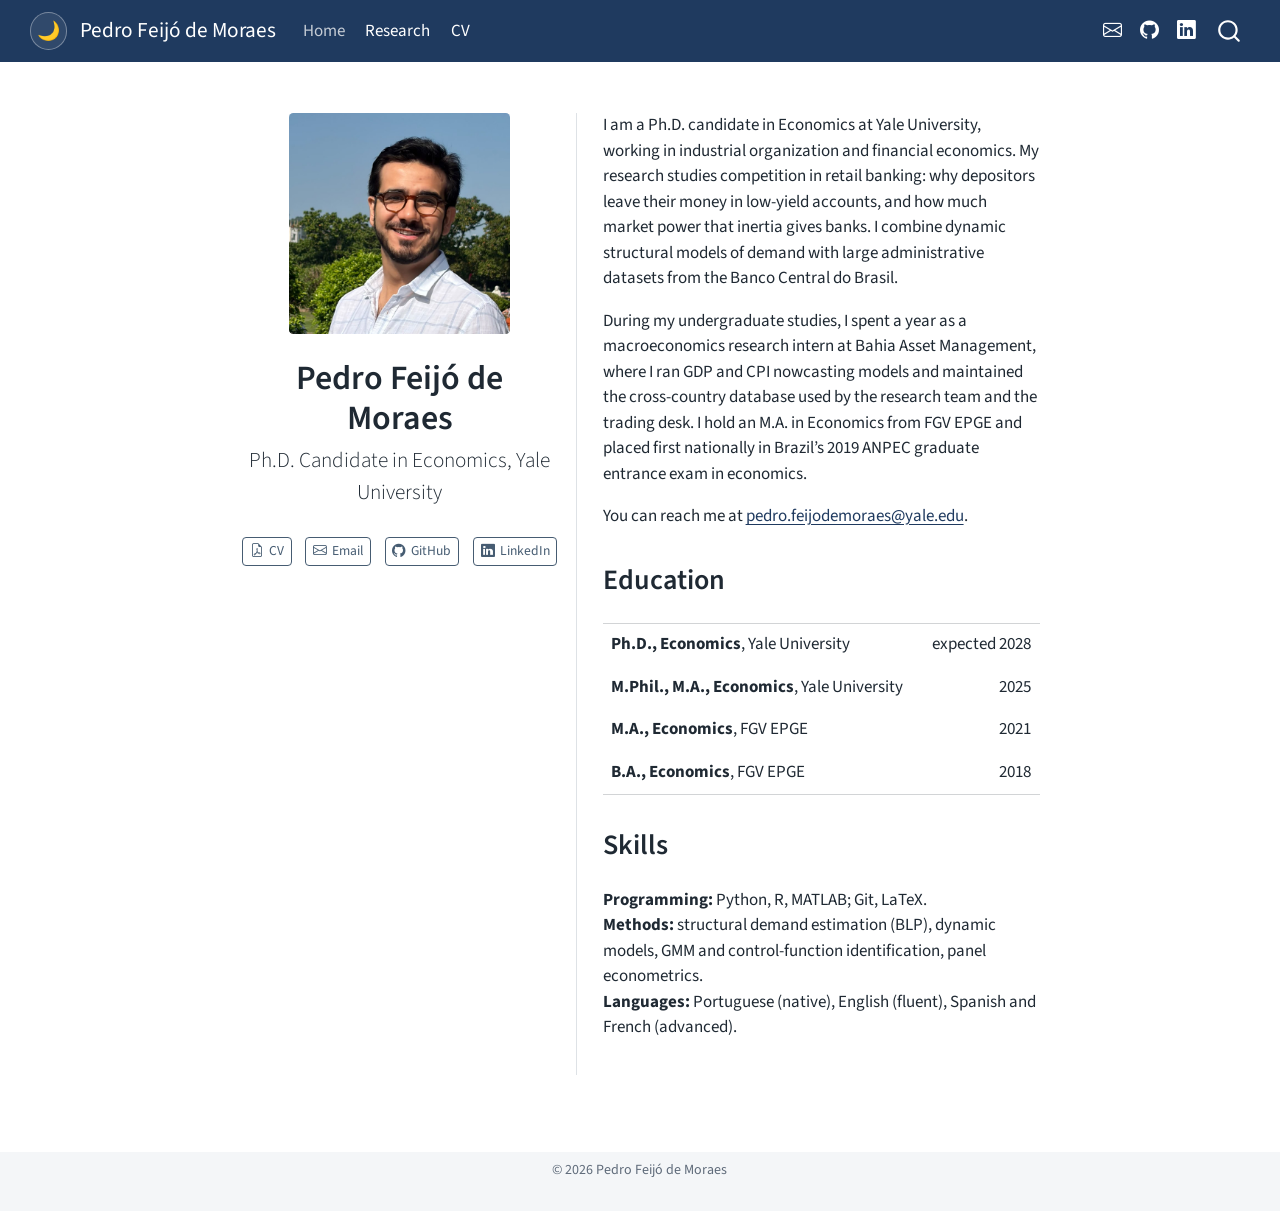
<file: docs/index.html>
<!DOCTYPE html>
<html xmlns="http://www.w3.org/1999/xhtml" lang="en" xml:lang="en"><head>

<meta charset="utf-8">
<meta name="generator" content="quarto-1.10.19">

<meta name="viewport" content="width=device-width, initial-scale=1.0, user-scalable=yes">


<title>Pedro Feijó de Moraes</title>
<style>
/* Default styles provided by pandoc.
** See https://pandoc.org/MANUAL.html#variables-for-html for config info.
*/
span.smallcaps{font-variant: small-caps;}
div.columns{display: flex; gap: 1.5em;}
div.column{flex: auto;}
@media screen {
div.columns{gap: min(4vw, 1.5em);}
div.column{overflow-x: auto;}
}
div.hanging-indent{margin-left: 1.5em; text-indent: -1.5em;}
ul.task-list{list-style: none;}
ul.task-list li input[type="checkbox"] {
  width: 0.8em;
  margin: 0 0.8em 0.2em -1em; /* quarto-specific, see https://github.com/quarto-dev/quarto-cli/issues/4556 */ 
  vertical-align: middle;
}
</style>


<script src="site_libs/quarto-nav/quarto-nav.js"></script>
<script src="site_libs/quarto-nav/headroom.min.js"></script>
<script src="site_libs/clipboard/clipboard.min.js"></script>
<script src="site_libs/quarto-search/autocomplete.umd.js"></script>
<script src="site_libs/quarto-search/fuse.min.js"></script>
<script src="site_libs/quarto-search/quarto-search.js"></script>
<meta name="quarto:offset" content="./">
<script src="site_libs/quarto-html/quarto.js" type="module"></script>
<script src="site_libs/quarto-html/tabsets/tabsets.js" type="module"></script>
<script src="site_libs/quarto-html/popper.min.js"></script>
<script src="site_libs/quarto-html/tippy.umd.min.js"></script>
<link href="site_libs/quarto-html/tippy.css" rel="stylesheet">
<link href="site_libs/quarto-html/quarto-syntax-highlighting-bf27225e3a48a9273f3daa8f8e829971.css" rel="stylesheet" class="quarto-color-scheme" id="quarto-text-highlighting-styles">
<link href="site_libs/quarto-html/quarto-syntax-highlighting-dark-b626d73c4c936ccc3cb08be7d45d1df6.css" rel="stylesheet" class="quarto-color-scheme quarto-color-alternate" id="quarto-text-highlighting-styles">
<link href="site_libs/quarto-html/quarto-syntax-highlighting-bf27225e3a48a9273f3daa8f8e829971.css" rel="stylesheet" class="quarto-color-scheme-extra" id="quarto-text-highlighting-styles">
<script src="site_libs/bootstrap/bootstrap.min.js"></script>
<link href="site_libs/bootstrap/bootstrap-icons.css" rel="stylesheet">
<link href="site_libs/bootstrap/bootstrap-3807ac1001681c2d82d5c0e9f67bdc67.min.css" rel="stylesheet" append-hash="true" class="quarto-color-scheme" id="quarto-bootstrap" data-mode="light">
<link href="site_libs/bootstrap/bootstrap-dark-e2264db2a15d56cf4377d426c6106c32.min.css" rel="stylesheet" append-hash="true" class="quarto-color-scheme quarto-color-alternate" id="quarto-bootstrap" data-mode="dark">
<link href="site_libs/bootstrap/bootstrap-3807ac1001681c2d82d5c0e9f67bdc67.min.css" rel="stylesheet" append-hash="true" class="quarto-color-scheme-extra" id="quarto-bootstrap" data-mode="light">
<script id="quarto-search-options" type="application/json">{
  "location": "navbar",
  "copy-button": false,
  "collapse-after": 3,
  "panel-placement": "end",
  "type": "overlay",
  "limit": 50,
  "keyboard-shortcut": [
    "f",
    "/",
    "s"
  ],
  "show-item-context": false,
  "language": {
    "search-no-results-text": "No results",
    "search-matching-documents-text": "matching documents",
    "search-copy-link-title": "Copy link to search",
    "search-hide-matches-text": "Hide additional matches",
    "search-more-match-text": "more match in this document",
    "search-more-matches-text": "more matches in this document",
    "search-clear-button-title": "Clear",
    "search-text-placeholder": "",
    "search-detached-cancel-button-title": "Cancel",
    "search-submit-button-title": "Submit",
    "search-label": "Search"
  }
}</script>
<style>html{ scroll-behavior: smooth; }</style>


<link rel="stylesheet" href="styles.css">
</head>

<body class="nav-fixed fullcontent quarto-light"><script id="quarto-html-before-body" type="application/javascript">
    const toggleBodyColorMode = (bsSheetEl) => {
      const mode = bsSheetEl.getAttribute("data-mode");
      const bodyEl = window.document.querySelector("body");
      if (mode === "dark") {
        bodyEl.classList.add("quarto-dark");
        bodyEl.classList.remove("quarto-light");
      } else {
        bodyEl.classList.add("quarto-light");
        bodyEl.classList.remove("quarto-dark");
      }
    }
    const toggleBodyColorPrimary = () => {
      const bsSheetEl = window.document.querySelector("link#quarto-bootstrap:not([rel=disabled-stylesheet])");
      if (bsSheetEl) {
        toggleBodyColorMode(bsSheetEl);
      }
    }
    const setColorSchemeToggle = (alternate) => {
      const toggles = window.document.querySelectorAll('.quarto-color-scheme-toggle');
      for (let i=0; i < toggles.length; i++) {
        const toggle = toggles[i];
        if (toggle) {
          if (alternate) {
            toggle.classList.add("alternate");
          } else {
            toggle.classList.remove("alternate");
          }
        }
      }
    };
    const toggleColorMode = (alternate) => {
      // Switch the stylesheets
      const primaryStylesheets = window.document.querySelectorAll('link.quarto-color-scheme:not(.quarto-color-alternate)');
      const alternateStylesheets = window.document.querySelectorAll('link.quarto-color-scheme.quarto-color-alternate');
      manageTransitions('#quarto-margin-sidebar .nav-link', false);
      if (alternate) {
        // note: dark is layered on light, we don't disable primary!
        enableStylesheet(alternateStylesheets);
        for (const sheetNode of alternateStylesheets) {
          if (sheetNode.id === "quarto-bootstrap") {
            toggleBodyColorMode(sheetNode);
          }
        }
      } else {
        disableStylesheet(alternateStylesheets);
        enableStylesheet(primaryStylesheets)
        toggleBodyColorPrimary();
      }
      manageTransitions('#quarto-margin-sidebar .nav-link', true);
      // Switch the toggles
      setColorSchemeToggle(alternate)
      // Hack to workaround the fact that safari doesn't
      // properly recolor the scrollbar when toggling (#1455)
      if (navigator.userAgent.indexOf('Safari') > 0 && navigator.userAgent.indexOf('Chrome') == -1) {
        manageTransitions("body", false);
        window.scrollTo(0, 1);
        setTimeout(() => {
          window.scrollTo(0, 0);
          manageTransitions("body", true);
        }, 40);
      }
    }
    const disableStylesheet = (stylesheets) => {
      for (let i=0; i < stylesheets.length; i++) {
        const stylesheet = stylesheets[i];
        stylesheet.rel = 'disabled-stylesheet';
      }
    }
    const enableStylesheet = (stylesheets) => {
      for (let i=0; i < stylesheets.length; i++) {
        const stylesheet = stylesheets[i];
        if(stylesheet.rel !== 'stylesheet') { // for Chrome, which will still FOUC without this check
          stylesheet.rel = 'stylesheet';
        }
      }
    }
    const manageTransitions = (selector, allowTransitions) => {
      const els = window.document.querySelectorAll(selector);
      for (let i=0; i < els.length; i++) {
        const el = els[i];
        if (allowTransitions) {
          el.classList.remove('notransition');
        } else {
          el.classList.add('notransition');
        }
      }
    }
    const isFileUrl = () => {
      return window.location.protocol === 'file:';
    }
    const hasAlternateSentinel = () => {
      let styleSentinel = getColorSchemeSentinel();
      if (styleSentinel !== null) {
        return styleSentinel === "alternate";
      } else {
        return false;
      }
    }
    const setStyleSentinel = (alternate) => {
      const value = alternate ? "alternate" : "default";
      if (!isFileUrl()) {
        window.localStorage.setItem("quarto-color-scheme", value);
      } else {
        localAlternateSentinel = value;
      }
    }
    const getColorSchemeSentinel = () => {
      if (!isFileUrl()) {
        const storageValue = window.localStorage.getItem("quarto-color-scheme");
        return storageValue != null ? storageValue : localAlternateSentinel;
      } else {
        return localAlternateSentinel;
      }
    }
    const toggleGiscusIfUsed = (isAlternate, darkModeDefault) => {
      const baseTheme = document.querySelector('#giscus-base-theme')?.value ?? 'light';
      const alternateTheme = document.querySelector('#giscus-alt-theme')?.value ?? 'dark';
      let newTheme = '';
      if(authorPrefersDark) {
        newTheme = isAlternate ? baseTheme : alternateTheme;
      } else {
        newTheme = isAlternate ? alternateTheme : baseTheme;
      }
      const changeGiscusTheme = () => {
        // From: https://github.com/giscus/giscus/issues/336
        const sendMessage = (message) => {
          const iframe = document.querySelector('iframe.giscus-frame');
          if (!iframe) return;
          iframe.contentWindow.postMessage({ giscus: message }, 'https://giscus.app');
        }
        sendMessage({
          setConfig: {
            theme: newTheme
          }
        });
      }
      const isGiscussLoaded = window.document.querySelector('iframe.giscus-frame') !== null;
      if (isGiscussLoaded) {
        changeGiscusTheme();
      }
    };
    const authorPrefersDark = false;
    const darkModeDefault = authorPrefersDark;
      document.querySelector('link#quarto-text-highlighting-styles.quarto-color-scheme-extra').rel = 'disabled-stylesheet';
      document.querySelector('link#quarto-bootstrap.quarto-color-scheme-extra').rel = 'disabled-stylesheet';
    let localAlternateSentinel = darkModeDefault ? 'alternate' : 'default';
    // Dark / light mode switch
    window.quartoToggleColorScheme = () => {
      // Read the current dark / light value
      let toAlternate = !hasAlternateSentinel();
      toggleColorMode(toAlternate);
      setStyleSentinel(toAlternate);
      toggleGiscusIfUsed(toAlternate, darkModeDefault);
      window.dispatchEvent(new Event('resize'));
    };
    // Switch to dark mode if need be
    if (hasAlternateSentinel()) {
      toggleColorMode(true);
    } else {
      toggleColorMode(false);
    }
  </script>

<div id="quarto-search-results"></div>
  <header id="quarto-header" class="headroom fixed-top">
    <nav class="navbar navbar-expand-lg " data-bs-theme="dark">
      <div class="navbar-container container-fluid">
      <div class="navbar-brand-container mx-auto">
    <a class="navbar-brand" href="./index.html">
    <span class="navbar-title">Pedro Feijó de Moraes</span>
    </a>
  </div>
            <div id="quarto-search" class="" title="Search"></div>
          <button class="navbar-toggler" type="button" data-bs-toggle="collapse" data-bs-target="#navbarCollapse" aria-controls="navbarCollapse" role="menu" aria-expanded="false" aria-label="Toggle navigation" onclick="if (window.quartoToggleHeadroom) { window.quartoToggleHeadroom(); }">
  <span class="navbar-toggler-icon"></span>
</button>
          <div class="collapse navbar-collapse" id="navbarCollapse">
            <ul class="navbar-nav navbar-nav-scroll me-auto">
  <li class="nav-item">
    <a class="nav-link active" href="./index.html" aria-current="page"> 
<span class="menu-text">Home</span></a>
  </li>  
  <li class="nav-item">
    <a class="nav-link" href="./research.html"> 
<span class="menu-text">Research</span></a>
  </li>  
  <li class="nav-item">
    <a class="nav-link" href="./cv.html"> 
<span class="menu-text">CV</span></a>
  </li>  
</ul>
            <ul class="navbar-nav navbar-nav-scroll ms-auto">
  <li class="nav-item compact">
    <a class="nav-link" href="mailto:pedro.feijodemoraes@yale.edu"> <i class="bi bi-envelope" role="img" aria-label="Email">
</i> 
<span class="menu-text"></span></a>
  </li>  
  <li class="nav-item compact">
    <a class="nav-link" href="https://github.com/PFeijodeMoraes23"> <i class="bi bi-github" role="img" aria-label="GitHub">
</i> 
<span class="menu-text"></span></a>
  </li>  
  <li class="nav-item compact">
    <a class="nav-link" href="https://bit.ly/3qxJaco"> <i class="bi bi-linkedin" role="img" aria-label="LinkedIn">
</i> 
<span class="menu-text"></span></a>
  </li>  
</ul>
          </div> <!-- /navcollapse -->
            <div class="quarto-navbar-tools">
  <a href="" class="quarto-color-scheme-toggle quarto-navigation-tool  px-1" onclick="window.quartoToggleColorScheme(); return false;" title="Toggle dark mode"><i class="bi"></i></a>
</div>
      </div> <!-- /container-fluid -->
    </nav>
</header>
<!-- content -->
<div id="quarto-content" class="quarto-container page-columns page-rows-contents page-layout-article page-navbar">
<!-- sidebar -->
<!-- margin-sidebar -->
    
<!-- main -->
<div class="quarto-about-trestles">
  <div class="about-entity">
    <img src="files/headshot.jpg" class="about-image
  rounded " style="width: 13em;">
<header id="title-block-header" class="quarto-title-block default">
<div class="quarto-title">
<h1 class="title">Pedro Feijó de Moraes</h1>
<p class="subtitle lead">Ph.D.&nbsp;Candidate in Economics, Yale University</p>
</div>
<div class="quarto-title-meta">
  </div>
</header>
    <div class="about-links">
  <a href="/files/Feijo_de_Moraes_CV.pdf" class="about-link" rel="" target="">
    <i class="bi bi-file-earmark-pdf"></i>
     <span class="about-link-text">CV</span>
  </a>
  <a href="mailto:pedro.feijodemoraes@yale.edu" class="about-link" rel="" target="">
    <i class="bi bi-envelope"></i>
     <span class="about-link-text">Email</span>
  </a>
  <a href="https://github.com/PFeijodeMoraes23" class="about-link" rel="" target="">
    <i class="bi bi-github"></i>
     <span class="about-link-text">GitHub</span>
  </a>
  <a href="https://bit.ly/3qxJaco" class="about-link" rel="" target="">
    <i class="bi bi-linkedin"></i>
     <span class="about-link-text">LinkedIn</span>
  </a>
</div>
  </div>
  <div class="about-contents"><main class="content" id="quarto-document-content">

<p>I am a Ph.D.&nbsp;candidate in Economics at Yale University, working in industrial organization and financial economics. My research studies competition in retail banking: why depositors leave their money in low-yield accounts, and how much market power that inertia gives banks. I combine dynamic structural models of demand with large administrative datasets from the Banco Central do Brasil.</p>
<p>During my undergraduate studies, I spent a year as a macroeconomics research intern at Bahia Asset Management, where I ran GDP and CPI nowcasting models and maintained the cross-country database used by the research team and the trading desk. I hold an M.A.&nbsp;in Economics from FGV EPGE and placed first nationally in Brazil’s 2019 ANPEC graduate entrance exam in economics.</p>
<p>You can reach me at <a href="mailto:pedro.feijodemoraes@yale.edu">pedro.feijodemoraes@yale.edu</a>.</p>
<section id="education" class="level2">
<h2 data-anchor-id="education">Education</h2>
<table class="caption-top table">
<tbody>
<tr class="odd">
<td style="text-align: left;"><strong>Ph.D., Economics</strong>, Yale University</td>
<td style="text-align: right;">expected 2028</td>
</tr>
<tr class="even">
<td style="text-align: left;"><strong>M.Phil., M.A., Economics</strong>, Yale University</td>
<td style="text-align: right;">2025</td>
</tr>
<tr class="odd">
<td style="text-align: left;"><strong>M.A., Economics</strong>, FGV EPGE</td>
<td style="text-align: right;">2021</td>
</tr>
<tr class="even">
<td style="text-align: left;"><strong>B.A., Economics</strong>, FGV EPGE</td>
<td style="text-align: right;">2018</td>
</tr>
</tbody>
</table>
</section>
<section id="skills" class="level2">
<h2 data-anchor-id="skills">Skills</h2>
<p><strong>Programming:</strong> Python, R, MATLAB; Git, LaTeX.<br> <strong>Methods:</strong> structural demand estimation (BLP), dynamic models, GMM and control-function identification, panel econometrics.<br> <strong>Languages:</strong> Portuguese (native), English (fluent), Spanish and French (advanced).</p>


</section>
</main></div>
</div>
 <!-- /main -->
<!-- ============================================================
  theme-toggle.html  –  Moon/sun button for light/dark mode
  Included after the body by _quarto.yml. Quarto still handles the
  switch itself (and remembers the choice); this only replaces its
  navbar icon with a round button at the top left showing 🌙 in
  light mode and ☀️ in dark mode. The default icon is hidden in
  styles.css.
  ============================================================ -->
<script>
(function () {
  function isDark() { return document.body.classList.contains("quarto-dark"); }
  function paint(btn) {
    btn.textContent = isDark() ? "☀️" : "🌙";
    btn.setAttribute("aria-label", isDark() ? "Switch to light mode" : "Switch to dark mode");
    btn.title = btn.getAttribute("aria-label");
  }
  function init() {
    var quartoToggle = document.querySelector("a.quarto-color-scheme-toggle");
    var navbar = document.querySelector("#quarto-header nav .navbar-container")
              || document.querySelector("nav.navbar .container-fluid");
    if (!quartoToggle || !navbar) { return; }
    var btn = document.createElement("button");
    btn.id = "pfm-theme-toggle";
    btn.type = "button";
    btn.className = "pfm-theme-toggle";
    paint(btn);
    btn.addEventListener("click", function () {
      quartoToggle.click();            // Quarto swaps the stylesheets
      setTimeout(function () { paint(btn); }, 50);
    });
    navbar.insertBefore(btn, navbar.firstChild);
  }
  if (document.readyState === "loading") {
    document.addEventListener("DOMContentLoaded", init);
  } else { init(); }
})();
</script>
<script id="quarto-html-after-body" type="application/javascript">
  window.document.addEventListener("DOMContentLoaded", function (event) {
    // Ensure there is a toggle, if there isn't float one in the top right
    if (window.document.querySelector('.quarto-color-scheme-toggle') === null) {
      const a = window.document.createElement('a');
      a.classList.add('top-right');
      a.classList.add('quarto-color-scheme-toggle');
      a.href = "";
      a.onclick = function() { try { window.quartoToggleColorScheme(); } catch {} return false; };
      const i = window.document.createElement("i");
      i.classList.add('bi');
      a.appendChild(i);
      window.document.body.appendChild(a);
    }
    setColorSchemeToggle(hasAlternateSentinel())
    const isCodeAnnotation = (el) => {
      for (const clz of el.classList) {
        if (clz.startsWith('code-annotation-')) {                     
          return true;
        }
      }
      return false;
    }
    const onCopySuccess = function(e) {
      // button target
      const button = e.trigger;
      // don't keep focus
      button.blur();
      // flash "checked"
      button.classList.add('code-copy-button-checked');
      var currentTitle = button.getAttribute("title");
      button.setAttribute("title", "Copied!");
      let tooltip;
      if (window.bootstrap) {
        button.setAttribute("data-bs-toggle", "tooltip");
        button.setAttribute("data-bs-placement", "left");
        button.setAttribute("data-bs-title", "Copied!");
        tooltip = new bootstrap.Tooltip(button, 
          { trigger: "manual", 
            customClass: "code-copy-button-tooltip",
            offset: [0, -8]});
        tooltip.show();    
      }
      setTimeout(function() {
        if (tooltip) {
          tooltip.hide();
          button.removeAttribute("data-bs-title");
          button.removeAttribute("data-bs-toggle");
          button.removeAttribute("data-bs-placement");
        }
        button.setAttribute("title", currentTitle);
        button.classList.remove('code-copy-button-checked');
      }, 1000);
      // clear code selection
      e.clearSelection();
    }
    const getTextToCopy = function(trigger) {
      const outerScaffold = trigger.parentElement.cloneNode(true);
      const codeEl = outerScaffold.querySelector('code');
      for (const childEl of codeEl.children) {
        if (isCodeAnnotation(childEl)) {
          childEl.remove();
        }
      }
      return codeEl.innerText;
    }
    const clipboard = new window.ClipboardJS('.code-copy-button:not([data-in-quarto-modal])', {
      text: getTextToCopy
    });
    clipboard.on('success', onCopySuccess);
    if (window.document.getElementById('quarto-embedded-source-code-modal')) {
      const clipboardModal = new window.ClipboardJS('.code-copy-button[data-in-quarto-modal]', {
        text: getTextToCopy,
        container: window.document.getElementById('quarto-embedded-source-code-modal')
      });
      clipboardModal.on('success', onCopySuccess);
    }
      var localhostRegex = new RegExp(/^(?:http|https):\/\/localhost\:?[0-9]*\//);
      var mailtoRegex = new RegExp(/^mailto:/);
        var filterRegex = new RegExp("https:\/\/pfeijodemoraes23\.github\.io");
      var isInternal = (href) => {
          return filterRegex.test(href) || localhostRegex.test(href) || mailtoRegex.test(href);
      }
      // Inspect non-navigation links and adorn them if external
     var links = window.document.querySelectorAll('a[href]:not(.nav-link):not(.navbar-brand):not(.toc-action):not(.sidebar-link):not(.sidebar-item-toggle):not(.pagination-link):not(.no-external):not([aria-hidden]):not(.dropdown-item):not(.quarto-navigation-tool):not(.about-link)');
      for (var i=0; i<links.length; i++) {
        const link = links[i];
        if (!isInternal(link.href)) {
          // undo the damage that might have been done by quarto-nav.js in the case of
          // links that we want to consider external
          if (link.dataset.originalHref !== undefined) {
            link.href = link.dataset.originalHref;
          }
        }
      }
    function tippyHover(el, contentFn, onTriggerFn, onUntriggerFn) {
      const config = {
        allowHTML: true,
        maxWidth: 500,
        delay: 100,
        arrow: false,
        appendTo: function(el) {
            return el.parentElement;
        },
        interactive: true,
        interactiveBorder: 10,
        theme: 'quarto',
        placement: 'bottom-start',
      };
      if (contentFn) {
        config.content = contentFn;
      }
      if (onTriggerFn) {
        config.onTrigger = onTriggerFn;
      }
      if (onUntriggerFn) {
        config.onUntrigger = onUntriggerFn;
      }
      window.tippy(el, config); 
    }
    const noterefs = window.document.querySelectorAll('a[role="doc-noteref"]');
    for (var i=0; i<noterefs.length; i++) {
      const ref = noterefs[i];
      tippyHover(ref, function() {
        // use id or data attribute instead here
        let href = ref.getAttribute('data-footnote-href') || ref.getAttribute('href');
        try { href = new URL(href).hash; } catch {}
        const id = href.replace(/^#\/?/, "");
        const note = window.document.getElementById(id);
        if (note) {
          return note.innerHTML;
        } else {
          return "";
        }
      });
    }
    const xrefs = window.document.querySelectorAll('a.quarto-xref');
    const processXRef = (id, note) => {
      // Strip column container classes
      const stripColumnClz = (el) => {
        el.classList.remove("page-full", "page-columns");
        if (el.children) {
          for (const child of el.children) {
            stripColumnClz(child);
          }
        }
      }
      stripColumnClz(note)
      if (id === null || id.startsWith('sec-')) {
        // Special case sections, only their first couple elements
        const container = document.createElement("div");
        if (note.children && note.children.length > 2) {
          container.appendChild(note.children[0].cloneNode(true));
          for (let i = 1; i < note.children.length; i++) {
            const child = note.children[i];
            if (child.tagName === "P" && child.innerText === "") {
              continue;
            } else {
              container.appendChild(child.cloneNode(true));
              break;
            }
          }
          if (window.Quarto?.typesetMath) {
            window.Quarto.typesetMath(container);
          }
          return container.innerHTML
        } else {
          if (window.Quarto?.typesetMath) {
            window.Quarto.typesetMath(note);
          }
          return note.innerHTML;
        }
      } else {
        // Remove any anchor links if they are present
        const anchorLink = note.querySelector('a.anchorjs-link');
        if (anchorLink) {
          anchorLink.remove();
        }
        if (window.Quarto?.typesetMath) {
          window.Quarto.typesetMath(note);
        }
        if (note.classList.contains("callout")) {
          return note.outerHTML;
        } else {
          return note.innerHTML;
        }
      }
    }
    for (var i=0; i<xrefs.length; i++) {
      const xref = xrefs[i];
      tippyHover(xref, undefined, function(instance) {
        instance.disable();
        let url = xref.getAttribute('href');
        let hash = undefined; 
        if (url.startsWith('#')) {
          hash = url;
        } else {
          try { hash = new URL(url).hash; } catch {}
        }
        if (hash) {
          const id = hash.replace(/^#\/?/, "");
          const note = window.document.getElementById(id);
          if (note !== null) {
            try {
              const html = processXRef(id, note.cloneNode(true));
              instance.setContent(html);
            } finally {
              instance.enable();
              instance.show();
            }
          } else {
            // See if we can fetch this
            fetch(url.split('#')[0])
            .then(res => res.text())
            .then(html => {
              const parser = new DOMParser();
              const htmlDoc = parser.parseFromString(html, "text/html");
              const note = htmlDoc.getElementById(id);
              if (note !== null) {
                const html = processXRef(id, note);
                instance.setContent(html);
              } 
            }).finally(() => {
              instance.enable();
              instance.show();
            });
          }
        } else {
          // See if we can fetch a full url (with no hash to target)
          // This is a special case and we should probably do some content thinning / targeting
          fetch(url)
          .then(res => res.text())
          .then(html => {
            const parser = new DOMParser();
            const htmlDoc = parser.parseFromString(html, "text/html");
            const note = htmlDoc.querySelector('main.content');
            if (note !== null) {
              // This should only happen for chapter cross references
              // (since there is no id in the URL)
              // remove the first header
              if (note.children.length > 0 && note.children[0].tagName === "HEADER") {
                note.children[0].remove();
              }
              const html = processXRef(null, note);
              instance.setContent(html);
            } 
          }).finally(() => {
            instance.enable();
            instance.show();
          });
        }
      }, function(instance) {
      });
    }
        let selectedAnnoteEl;
        const selectorForAnnotation = ( cell, annotation) => {
          let cellAttr = 'data-code-cell="' + cell + '"';
          let lineAttr = 'data-code-annotation="' +  annotation + '"';
          const selector = 'span[' + cellAttr + '][' + lineAttr + ']';
          return selector;
        }
        const selectCodeLines = (annoteEl) => {
          const doc = window.document;
          const targetCell = annoteEl.getAttribute("data-target-cell");
          const targetAnnotation = annoteEl.getAttribute("data-target-annotation");
          const annoteSpan = window.document.querySelector(selectorForAnnotation(targetCell, targetAnnotation));
          const lines = annoteSpan.getAttribute("data-code-lines").split(",");
          const lineIds = lines.map((line) => {
            return targetCell + "-" + line;
          })
          let top = null;
          let height = null;
          let parent = null;
          if (lineIds.length > 0) {
              //compute the position of the single el (top and bottom and make a div)
              const el = window.document.getElementById(lineIds[0]);
              top = el.offsetTop;
              height = el.offsetHeight;
              parent = el.parentElement.parentElement;
            if (lineIds.length > 1) {
              const lastEl = window.document.getElementById(lineIds[lineIds.length - 1]);
              const bottom = lastEl.offsetTop + lastEl.offsetHeight;
              height = bottom - top;
            }
            if (top !== null && height !== null && parent !== null) {
              // cook up a div (if necessary) and position it 
              let div = window.document.getElementById("code-annotation-line-highlight");
              if (div === null) {
                div = window.document.createElement("div");
                div.setAttribute("id", "code-annotation-line-highlight");
                div.style.position = 'absolute';
                parent.appendChild(div);
              }
              div.style.top = top - 2 + "px";
              div.style.height = height + 4 + "px";
              div.style.left = 0;
              let gutterDiv = window.document.getElementById("code-annotation-line-highlight-gutter");
              if (gutterDiv === null) {
                gutterDiv = window.document.createElement("div");
                gutterDiv.setAttribute("id", "code-annotation-line-highlight-gutter");
                gutterDiv.style.position = 'absolute';
                const codeCell = window.document.getElementById(targetCell);
                const gutter = codeCell.querySelector('.code-annotation-gutter');
                gutter.appendChild(gutterDiv);
              }
              gutterDiv.style.top = top - 2 + "px";
              gutterDiv.style.height = height + 4 + "px";
            }
            selectedAnnoteEl = annoteEl;
          }
        };
        const unselectCodeLines = () => {
          const elementsIds = ["code-annotation-line-highlight", "code-annotation-line-highlight-gutter"];
          elementsIds.forEach((elId) => {
            const div = window.document.getElementById(elId);
            if (div) {
              div.remove();
            }
          });
          selectedAnnoteEl = undefined;
        };
          // Handle positioning of the toggle
      window.addEventListener(
        "resize",
        throttle(() => {
          elRect = undefined;
          if (selectedAnnoteEl) {
            selectCodeLines(selectedAnnoteEl);
          }
        }, 10)
      );
      function throttle(fn, ms) {
      let throttle = false;
      let timer;
        return (...args) => {
          if(!throttle) { // first call gets through
              fn.apply(this, args);
              throttle = true;
          } else { // all the others get throttled
              if(timer) clearTimeout(timer); // cancel #2
              timer = setTimeout(() => {
                fn.apply(this, args);
                timer = throttle = false;
              }, ms);
          }
        };
      }
        // Attach click handler to the DT
        const annoteDls = window.document.querySelectorAll('dt[data-target-cell]');
        for (const annoteDlNode of annoteDls) {
          annoteDlNode.addEventListener('click', (event) => {
            const clickedEl = event.target;
            if (clickedEl !== selectedAnnoteEl) {
              unselectCodeLines();
              const activeEl = window.document.querySelector('dt[data-target-cell].code-annotation-active');
              if (activeEl) {
                activeEl.classList.remove('code-annotation-active');
              }
              selectCodeLines(clickedEl);
              clickedEl.classList.add('code-annotation-active');
            } else {
              // Unselect the line
              unselectCodeLines();
              clickedEl.classList.remove('code-annotation-active');
            }
          });
        }
    const findCites = (el) => {
      const parentEl = el.parentElement;
      if (parentEl) {
        const cites = parentEl.dataset.cites;
        if (cites) {
          return {
            el,
            cites: cites.split(' ')
          };
        } else {
          return findCites(el.parentElement)
        }
      } else {
        return undefined;
      }
    };
    var bibliorefs = window.document.querySelectorAll('a[role="doc-biblioref"]');
    for (var i=0; i<bibliorefs.length; i++) {
      const ref = bibliorefs[i];
      const citeInfo = findCites(ref);
      if (citeInfo) {
        tippyHover(citeInfo.el, function() {
          var popup = window.document.createElement('div');
          citeInfo.cites.forEach(function(cite) {
            var citeDiv = window.document.createElement('div');
            citeDiv.classList.add('hanging-indent');
            citeDiv.classList.add('csl-entry');
            var biblioDiv = window.document.getElementById('ref-' + cite);
            if (biblioDiv) {
              citeDiv.innerHTML = biblioDiv.innerHTML;
            }
            popup.appendChild(citeDiv);
          });
          return popup.innerHTML;
        });
      }
    }
  });
  </script>
</div> <!-- /content -->
<footer class="footer">
  <div class="nav-footer">
    <div class="nav-footer-left">
      &nbsp;
    </div>   
    <div class="nav-footer-center">
<p>© 2026 Pedro Feijó de Moraes</p>
</div>
    <div class="nav-footer-right">
      &nbsp;
    </div>
  </div>
</footer>




<script src="site_libs/quarto-html/zenscroll-min.js"></script>
</body></html>
</file>
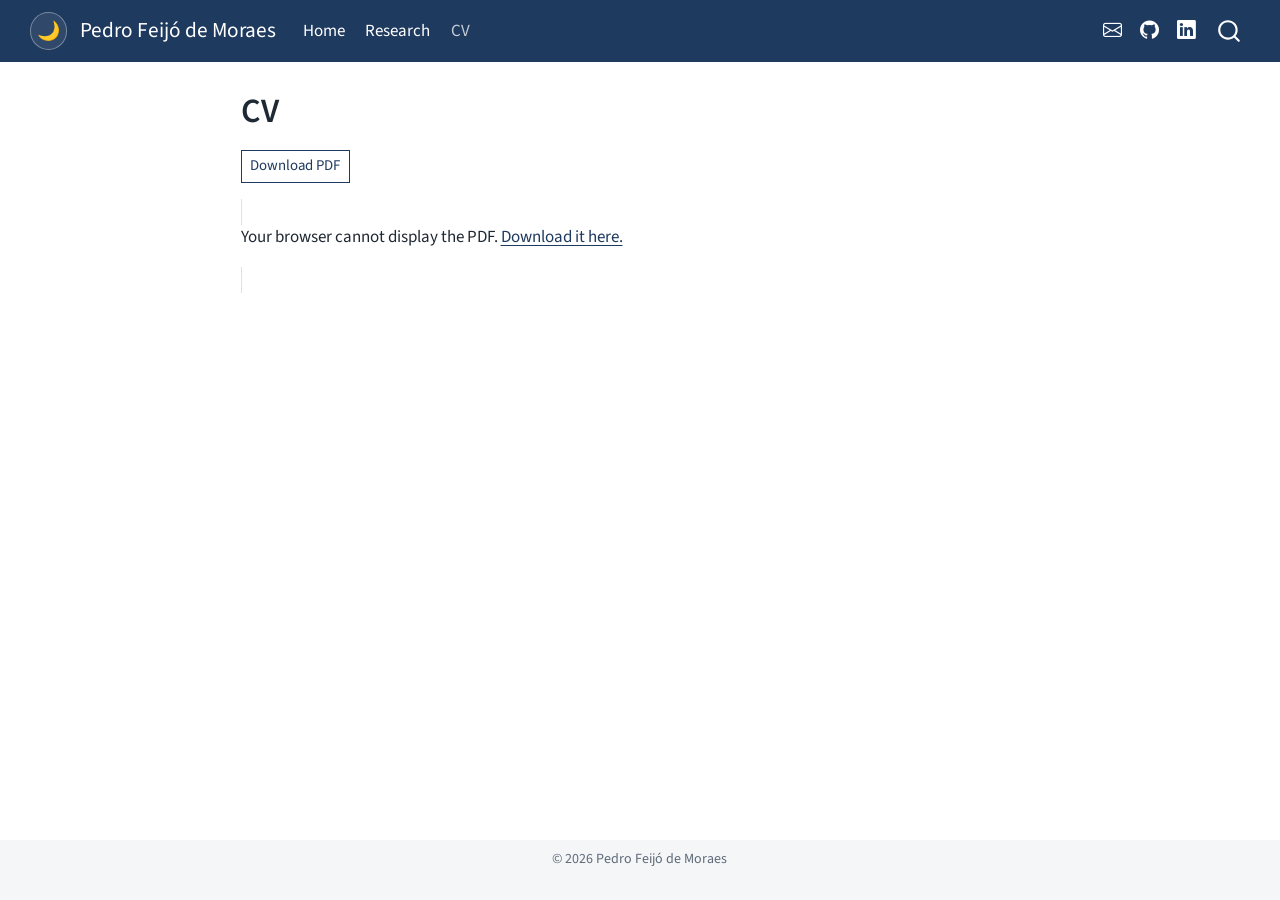
<file: docs/cv.html>
<!DOCTYPE html>
<html xmlns="http://www.w3.org/1999/xhtml" lang="en" xml:lang="en"><head>

<meta charset="utf-8">
<meta name="generator" content="quarto-1.10.19">

<meta name="viewport" content="width=device-width, initial-scale=1.0, user-scalable=yes">


<title>CV – Pedro Feijó de Moraes</title>
<style>
/* Default styles provided by pandoc.
** See https://pandoc.org/MANUAL.html#variables-for-html for config info.
*/
span.smallcaps{font-variant: small-caps;}
div.columns{display: flex; gap: 1.5em;}
div.column{flex: auto;}
@media screen {
div.columns{gap: min(4vw, 1.5em);}
div.column{overflow-x: auto;}
}
div.hanging-indent{margin-left: 1.5em; text-indent: -1.5em;}
ul.task-list{list-style: none;}
ul.task-list li input[type="checkbox"] {
  width: 0.8em;
  margin: 0 0.8em 0.2em -1em; /* quarto-specific, see https://github.com/quarto-dev/quarto-cli/issues/4556 */ 
  vertical-align: middle;
}
</style>


<script src="site_libs/quarto-nav/quarto-nav.js"></script>
<script src="site_libs/quarto-nav/headroom.min.js"></script>
<script src="site_libs/clipboard/clipboard.min.js"></script>
<script src="site_libs/quarto-search/autocomplete.umd.js"></script>
<script src="site_libs/quarto-search/fuse.min.js"></script>
<script src="site_libs/quarto-search/quarto-search.js"></script>
<meta name="quarto:offset" content="./">
<script src="site_libs/quarto-html/quarto.js" type="module"></script>
<script src="site_libs/quarto-html/tabsets/tabsets.js" type="module"></script>
<script src="site_libs/quarto-html/popper.min.js"></script>
<script src="site_libs/quarto-html/tippy.umd.min.js"></script>
<script src="site_libs/quarto-html/anchor.min.js"></script>
<link href="site_libs/quarto-html/tippy.css" rel="stylesheet">
<link href="site_libs/quarto-html/quarto-syntax-highlighting-bf27225e3a48a9273f3daa8f8e829971.css" rel="stylesheet" class="quarto-color-scheme" id="quarto-text-highlighting-styles">
<link href="site_libs/quarto-html/quarto-syntax-highlighting-dark-b626d73c4c936ccc3cb08be7d45d1df6.css" rel="stylesheet" class="quarto-color-scheme quarto-color-alternate" id="quarto-text-highlighting-styles">
<link href="site_libs/quarto-html/quarto-syntax-highlighting-bf27225e3a48a9273f3daa8f8e829971.css" rel="stylesheet" class="quarto-color-scheme-extra" id="quarto-text-highlighting-styles">
<script src="site_libs/bootstrap/bootstrap.min.js"></script>
<link href="site_libs/bootstrap/bootstrap-icons.css" rel="stylesheet">
<link href="site_libs/bootstrap/bootstrap-3807ac1001681c2d82d5c0e9f67bdc67.min.css" rel="stylesheet" append-hash="true" class="quarto-color-scheme" id="quarto-bootstrap" data-mode="light">
<link href="site_libs/bootstrap/bootstrap-dark-e2264db2a15d56cf4377d426c6106c32.min.css" rel="stylesheet" append-hash="true" class="quarto-color-scheme quarto-color-alternate" id="quarto-bootstrap" data-mode="dark">
<link href="site_libs/bootstrap/bootstrap-3807ac1001681c2d82d5c0e9f67bdc67.min.css" rel="stylesheet" append-hash="true" class="quarto-color-scheme-extra" id="quarto-bootstrap" data-mode="light">
<script id="quarto-search-options" type="application/json">{
  "location": "navbar",
  "copy-button": false,
  "collapse-after": 3,
  "panel-placement": "end",
  "type": "overlay",
  "limit": 50,
  "keyboard-shortcut": [
    "f",
    "/",
    "s"
  ],
  "show-item-context": false,
  "language": {
    "search-no-results-text": "No results",
    "search-matching-documents-text": "matching documents",
    "search-copy-link-title": "Copy link to search",
    "search-hide-matches-text": "Hide additional matches",
    "search-more-match-text": "more match in this document",
    "search-more-matches-text": "more matches in this document",
    "search-clear-button-title": "Clear",
    "search-text-placeholder": "",
    "search-detached-cancel-button-title": "Cancel",
    "search-submit-button-title": "Submit",
    "search-label": "Search"
  }
}</script>
<style>html{ scroll-behavior: smooth; }</style>


<link rel="stylesheet" href="styles.css">
</head>

<body class="nav-fixed fullcontent quarto-light"><script id="quarto-html-before-body" type="application/javascript">
    const toggleBodyColorMode = (bsSheetEl) => {
      const mode = bsSheetEl.getAttribute("data-mode");
      const bodyEl = window.document.querySelector("body");
      if (mode === "dark") {
        bodyEl.classList.add("quarto-dark");
        bodyEl.classList.remove("quarto-light");
      } else {
        bodyEl.classList.add("quarto-light");
        bodyEl.classList.remove("quarto-dark");
      }
    }
    const toggleBodyColorPrimary = () => {
      const bsSheetEl = window.document.querySelector("link#quarto-bootstrap:not([rel=disabled-stylesheet])");
      if (bsSheetEl) {
        toggleBodyColorMode(bsSheetEl);
      }
    }
    const setColorSchemeToggle = (alternate) => {
      const toggles = window.document.querySelectorAll('.quarto-color-scheme-toggle');
      for (let i=0; i < toggles.length; i++) {
        const toggle = toggles[i];
        if (toggle) {
          if (alternate) {
            toggle.classList.add("alternate");
          } else {
            toggle.classList.remove("alternate");
          }
        }
      }
    };
    const toggleColorMode = (alternate) => {
      // Switch the stylesheets
      const primaryStylesheets = window.document.querySelectorAll('link.quarto-color-scheme:not(.quarto-color-alternate)');
      const alternateStylesheets = window.document.querySelectorAll('link.quarto-color-scheme.quarto-color-alternate');
      manageTransitions('#quarto-margin-sidebar .nav-link', false);
      if (alternate) {
        // note: dark is layered on light, we don't disable primary!
        enableStylesheet(alternateStylesheets);
        for (const sheetNode of alternateStylesheets) {
          if (sheetNode.id === "quarto-bootstrap") {
            toggleBodyColorMode(sheetNode);
          }
        }
      } else {
        disableStylesheet(alternateStylesheets);
        enableStylesheet(primaryStylesheets)
        toggleBodyColorPrimary();
      }
      manageTransitions('#quarto-margin-sidebar .nav-link', true);
      // Switch the toggles
      setColorSchemeToggle(alternate)
      // Hack to workaround the fact that safari doesn't
      // properly recolor the scrollbar when toggling (#1455)
      if (navigator.userAgent.indexOf('Safari') > 0 && navigator.userAgent.indexOf('Chrome') == -1) {
        manageTransitions("body", false);
        window.scrollTo(0, 1);
        setTimeout(() => {
          window.scrollTo(0, 0);
          manageTransitions("body", true);
        }, 40);
      }
    }
    const disableStylesheet = (stylesheets) => {
      for (let i=0; i < stylesheets.length; i++) {
        const stylesheet = stylesheets[i];
        stylesheet.rel = 'disabled-stylesheet';
      }
    }
    const enableStylesheet = (stylesheets) => {
      for (let i=0; i < stylesheets.length; i++) {
        const stylesheet = stylesheets[i];
        if(stylesheet.rel !== 'stylesheet') { // for Chrome, which will still FOUC without this check
          stylesheet.rel = 'stylesheet';
        }
      }
    }
    const manageTransitions = (selector, allowTransitions) => {
      const els = window.document.querySelectorAll(selector);
      for (let i=0; i < els.length; i++) {
        const el = els[i];
        if (allowTransitions) {
          el.classList.remove('notransition');
        } else {
          el.classList.add('notransition');
        }
      }
    }
    const isFileUrl = () => {
      return window.location.protocol === 'file:';
    }
    const hasAlternateSentinel = () => {
      let styleSentinel = getColorSchemeSentinel();
      if (styleSentinel !== null) {
        return styleSentinel === "alternate";
      } else {
        return false;
      }
    }
    const setStyleSentinel = (alternate) => {
      const value = alternate ? "alternate" : "default";
      if (!isFileUrl()) {
        window.localStorage.setItem("quarto-color-scheme", value);
      } else {
        localAlternateSentinel = value;
      }
    }
    const getColorSchemeSentinel = () => {
      if (!isFileUrl()) {
        const storageValue = window.localStorage.getItem("quarto-color-scheme");
        return storageValue != null ? storageValue : localAlternateSentinel;
      } else {
        return localAlternateSentinel;
      }
    }
    const toggleGiscusIfUsed = (isAlternate, darkModeDefault) => {
      const baseTheme = document.querySelector('#giscus-base-theme')?.value ?? 'light';
      const alternateTheme = document.querySelector('#giscus-alt-theme')?.value ?? 'dark';
      let newTheme = '';
      if(authorPrefersDark) {
        newTheme = isAlternate ? baseTheme : alternateTheme;
      } else {
        newTheme = isAlternate ? alternateTheme : baseTheme;
      }
      const changeGiscusTheme = () => {
        // From: https://github.com/giscus/giscus/issues/336
        const sendMessage = (message) => {
          const iframe = document.querySelector('iframe.giscus-frame');
          if (!iframe) return;
          iframe.contentWindow.postMessage({ giscus: message }, 'https://giscus.app');
        }
        sendMessage({
          setConfig: {
            theme: newTheme
          }
        });
      }
      const isGiscussLoaded = window.document.querySelector('iframe.giscus-frame') !== null;
      if (isGiscussLoaded) {
        changeGiscusTheme();
      }
    };
    const authorPrefersDark = false;
    const darkModeDefault = authorPrefersDark;
      document.querySelector('link#quarto-text-highlighting-styles.quarto-color-scheme-extra').rel = 'disabled-stylesheet';
      document.querySelector('link#quarto-bootstrap.quarto-color-scheme-extra').rel = 'disabled-stylesheet';
    let localAlternateSentinel = darkModeDefault ? 'alternate' : 'default';
    // Dark / light mode switch
    window.quartoToggleColorScheme = () => {
      // Read the current dark / light value
      let toAlternate = !hasAlternateSentinel();
      toggleColorMode(toAlternate);
      setStyleSentinel(toAlternate);
      toggleGiscusIfUsed(toAlternate, darkModeDefault);
      window.dispatchEvent(new Event('resize'));
    };
    // Switch to dark mode if need be
    if (hasAlternateSentinel()) {
      toggleColorMode(true);
    } else {
      toggleColorMode(false);
    }
  </script>

<div id="quarto-search-results"></div>
  <header id="quarto-header" class="headroom fixed-top">
    <nav class="navbar navbar-expand-lg " data-bs-theme="dark">
      <div class="navbar-container container-fluid">
      <div class="navbar-brand-container mx-auto">
    <a class="navbar-brand" href="./index.html">
    <span class="navbar-title">Pedro Feijó de Moraes</span>
    </a>
  </div>
            <div id="quarto-search" class="" title="Search"></div>
          <button class="navbar-toggler" type="button" data-bs-toggle="collapse" data-bs-target="#navbarCollapse" aria-controls="navbarCollapse" role="menu" aria-expanded="false" aria-label="Toggle navigation" onclick="if (window.quartoToggleHeadroom) { window.quartoToggleHeadroom(); }">
  <span class="navbar-toggler-icon"></span>
</button>
          <div class="collapse navbar-collapse" id="navbarCollapse">
            <ul class="navbar-nav navbar-nav-scroll me-auto">
  <li class="nav-item">
    <a class="nav-link" href="./index.html"> 
<span class="menu-text">Home</span></a>
  </li>  
  <li class="nav-item">
    <a class="nav-link" href="./research.html"> 
<span class="menu-text">Research</span></a>
  </li>  
  <li class="nav-item">
    <a class="nav-link active" href="./cv.html" aria-current="page"> 
<span class="menu-text">CV</span></a>
  </li>  
</ul>
            <ul class="navbar-nav navbar-nav-scroll ms-auto">
  <li class="nav-item compact">
    <a class="nav-link" href="mailto:pedro.feijodemoraes@yale.edu"> <i class="bi bi-envelope" role="img" aria-label="Email">
</i> 
<span class="menu-text"></span></a>
  </li>  
  <li class="nav-item compact">
    <a class="nav-link" href="https://github.com/PFeijodeMoraes23"> <i class="bi bi-github" role="img" aria-label="GitHub">
</i> 
<span class="menu-text"></span></a>
  </li>  
  <li class="nav-item compact">
    <a class="nav-link" href="https://bit.ly/3qxJaco"> <i class="bi bi-linkedin" role="img" aria-label="LinkedIn">
</i> 
<span class="menu-text"></span></a>
  </li>  
</ul>
          </div> <!-- /navcollapse -->
            <div class="quarto-navbar-tools">
  <a href="" class="quarto-color-scheme-toggle quarto-navigation-tool  px-1" onclick="window.quartoToggleColorScheme(); return false;" title="Toggle dark mode"><i class="bi"></i></a>
</div>
      </div> <!-- /container-fluid -->
    </nav>
</header>
<!-- content -->
<div id="quarto-content" class="quarto-container page-columns page-rows-contents page-layout-article page-navbar">
<!-- sidebar -->
<!-- margin-sidebar -->
    
<!-- main -->
<main class="content" id="quarto-document-content">


<header id="title-block-header" class="quarto-title-block default">
<div class="quarto-title">
<h1 class="title">CV</h1>
</div>



<div class="quarto-title-meta">

    
  
    
  </div>
  


</header>


<p><a href="files/Feijo_de_Moraes_CV.pdf" class="btn btn-outline-primary btn-sm">Download PDF</a></p>
<object data="files/Feijo_de_Moraes_CV.pdf" type="application/pdf" class="cv-embed">
<p>
Your browser cannot display the PDF. <a href="files/Feijo_de_Moraes_CV.pdf">Download it here.</a>
</p>
</object>



</main> <!-- /main -->
<!-- ============================================================
  theme-toggle.html  –  Moon/sun button for light/dark mode
  Included after the body by _quarto.yml. Quarto still handles the
  switch itself (and remembers the choice); this only replaces its
  navbar icon with a round button at the top left showing 🌙 in
  light mode and ☀️ in dark mode. The default icon is hidden in
  styles.css.
  ============================================================ -->
<script>
(function () {
  function isDark() { return document.body.classList.contains("quarto-dark"); }
  function paint(btn) {
    btn.textContent = isDark() ? "☀️" : "🌙";
    btn.setAttribute("aria-label", isDark() ? "Switch to light mode" : "Switch to dark mode");
    btn.title = btn.getAttribute("aria-label");
  }
  function init() {
    var quartoToggle = document.querySelector("a.quarto-color-scheme-toggle");
    var navbar = document.querySelector("#quarto-header nav .navbar-container")
              || document.querySelector("nav.navbar .container-fluid");
    if (!quartoToggle || !navbar) { return; }
    var btn = document.createElement("button");
    btn.id = "pfm-theme-toggle";
    btn.type = "button";
    btn.className = "pfm-theme-toggle";
    paint(btn);
    btn.addEventListener("click", function () {
      quartoToggle.click();            // Quarto swaps the stylesheets
      setTimeout(function () { paint(btn); }, 50);
    });
    navbar.insertBefore(btn, navbar.firstChild);
  }
  if (document.readyState === "loading") {
    document.addEventListener("DOMContentLoaded", init);
  } else { init(); }
})();
</script>
<script id="quarto-html-after-body" type="application/javascript">
  window.document.addEventListener("DOMContentLoaded", function (event) {
    // Ensure there is a toggle, if there isn't float one in the top right
    if (window.document.querySelector('.quarto-color-scheme-toggle') === null) {
      const a = window.document.createElement('a');
      a.classList.add('top-right');
      a.classList.add('quarto-color-scheme-toggle');
      a.href = "";
      a.onclick = function() { try { window.quartoToggleColorScheme(); } catch {} return false; };
      const i = window.document.createElement("i");
      i.classList.add('bi');
      a.appendChild(i);
      window.document.body.appendChild(a);
    }
    setColorSchemeToggle(hasAlternateSentinel())
    const icon = "";
    const anchorJS = new window.AnchorJS();
    anchorJS.options = {
      placement: 'right',
      icon: icon
    };
    anchorJS.add('.anchored');
    const isCodeAnnotation = (el) => {
      for (const clz of el.classList) {
        if (clz.startsWith('code-annotation-')) {                     
          return true;
        }
      }
      return false;
    }
    const onCopySuccess = function(e) {
      // button target
      const button = e.trigger;
      // don't keep focus
      button.blur();
      // flash "checked"
      button.classList.add('code-copy-button-checked');
      var currentTitle = button.getAttribute("title");
      button.setAttribute("title", "Copied!");
      let tooltip;
      if (window.bootstrap) {
        button.setAttribute("data-bs-toggle", "tooltip");
        button.setAttribute("data-bs-placement", "left");
        button.setAttribute("data-bs-title", "Copied!");
        tooltip = new bootstrap.Tooltip(button, 
          { trigger: "manual", 
            customClass: "code-copy-button-tooltip",
            offset: [0, -8]});
        tooltip.show();    
      }
      setTimeout(function() {
        if (tooltip) {
          tooltip.hide();
          button.removeAttribute("data-bs-title");
          button.removeAttribute("data-bs-toggle");
          button.removeAttribute("data-bs-placement");
        }
        button.setAttribute("title", currentTitle);
        button.classList.remove('code-copy-button-checked');
      }, 1000);
      // clear code selection
      e.clearSelection();
    }
    const getTextToCopy = function(trigger) {
      const outerScaffold = trigger.parentElement.cloneNode(true);
      const codeEl = outerScaffold.querySelector('code');
      for (const childEl of codeEl.children) {
        if (isCodeAnnotation(childEl)) {
          childEl.remove();
        }
      }
      return codeEl.innerText;
    }
    const clipboard = new window.ClipboardJS('.code-copy-button:not([data-in-quarto-modal])', {
      text: getTextToCopy
    });
    clipboard.on('success', onCopySuccess);
    if (window.document.getElementById('quarto-embedded-source-code-modal')) {
      const clipboardModal = new window.ClipboardJS('.code-copy-button[data-in-quarto-modal]', {
        text: getTextToCopy,
        container: window.document.getElementById('quarto-embedded-source-code-modal')
      });
      clipboardModal.on('success', onCopySuccess);
    }
      var localhostRegex = new RegExp(/^(?:http|https):\/\/localhost\:?[0-9]*\//);
      var mailtoRegex = new RegExp(/^mailto:/);
        var filterRegex = new RegExp("https:\/\/pfeijodemoraes23\.github\.io");
      var isInternal = (href) => {
          return filterRegex.test(href) || localhostRegex.test(href) || mailtoRegex.test(href);
      }
      // Inspect non-navigation links and adorn them if external
     var links = window.document.querySelectorAll('a[href]:not(.nav-link):not(.navbar-brand):not(.toc-action):not(.sidebar-link):not(.sidebar-item-toggle):not(.pagination-link):not(.no-external):not([aria-hidden]):not(.dropdown-item):not(.quarto-navigation-tool):not(.about-link)');
      for (var i=0; i<links.length; i++) {
        const link = links[i];
        if (!isInternal(link.href)) {
          // undo the damage that might have been done by quarto-nav.js in the case of
          // links that we want to consider external
          if (link.dataset.originalHref !== undefined) {
            link.href = link.dataset.originalHref;
          }
        }
      }
    function tippyHover(el, contentFn, onTriggerFn, onUntriggerFn) {
      const config = {
        allowHTML: true,
        maxWidth: 500,
        delay: 100,
        arrow: false,
        appendTo: function(el) {
            return el.parentElement;
        },
        interactive: true,
        interactiveBorder: 10,
        theme: 'quarto',
        placement: 'bottom-start',
      };
      if (contentFn) {
        config.content = contentFn;
      }
      if (onTriggerFn) {
        config.onTrigger = onTriggerFn;
      }
      if (onUntriggerFn) {
        config.onUntrigger = onUntriggerFn;
      }
      window.tippy(el, config); 
    }
    const noterefs = window.document.querySelectorAll('a[role="doc-noteref"]');
    for (var i=0; i<noterefs.length; i++) {
      const ref = noterefs[i];
      tippyHover(ref, function() {
        // use id or data attribute instead here
        let href = ref.getAttribute('data-footnote-href') || ref.getAttribute('href');
        try { href = new URL(href).hash; } catch {}
        const id = href.replace(/^#\/?/, "");
        const note = window.document.getElementById(id);
        if (note) {
          return note.innerHTML;
        } else {
          return "";
        }
      });
    }
    const xrefs = window.document.querySelectorAll('a.quarto-xref');
    const processXRef = (id, note) => {
      // Strip column container classes
      const stripColumnClz = (el) => {
        el.classList.remove("page-full", "page-columns");
        if (el.children) {
          for (const child of el.children) {
            stripColumnClz(child);
          }
        }
      }
      stripColumnClz(note)
      if (id === null || id.startsWith('sec-')) {
        // Special case sections, only their first couple elements
        const container = document.createElement("div");
        if (note.children && note.children.length > 2) {
          container.appendChild(note.children[0].cloneNode(true));
          for (let i = 1; i < note.children.length; i++) {
            const child = note.children[i];
            if (child.tagName === "P" && child.innerText === "") {
              continue;
            } else {
              container.appendChild(child.cloneNode(true));
              break;
            }
          }
          if (window.Quarto?.typesetMath) {
            window.Quarto.typesetMath(container);
          }
          return container.innerHTML
        } else {
          if (window.Quarto?.typesetMath) {
            window.Quarto.typesetMath(note);
          }
          return note.innerHTML;
        }
      } else {
        // Remove any anchor links if they are present
        const anchorLink = note.querySelector('a.anchorjs-link');
        if (anchorLink) {
          anchorLink.remove();
        }
        if (window.Quarto?.typesetMath) {
          window.Quarto.typesetMath(note);
        }
        if (note.classList.contains("callout")) {
          return note.outerHTML;
        } else {
          return note.innerHTML;
        }
      }
    }
    for (var i=0; i<xrefs.length; i++) {
      const xref = xrefs[i];
      tippyHover(xref, undefined, function(instance) {
        instance.disable();
        let url = xref.getAttribute('href');
        let hash = undefined; 
        if (url.startsWith('#')) {
          hash = url;
        } else {
          try { hash = new URL(url).hash; } catch {}
        }
        if (hash) {
          const id = hash.replace(/^#\/?/, "");
          const note = window.document.getElementById(id);
          if (note !== null) {
            try {
              const html = processXRef(id, note.cloneNode(true));
              instance.setContent(html);
            } finally {
              instance.enable();
              instance.show();
            }
          } else {
            // See if we can fetch this
            fetch(url.split('#')[0])
            .then(res => res.text())
            .then(html => {
              const parser = new DOMParser();
              const htmlDoc = parser.parseFromString(html, "text/html");
              const note = htmlDoc.getElementById(id);
              if (note !== null) {
                const html = processXRef(id, note);
                instance.setContent(html);
              } 
            }).finally(() => {
              instance.enable();
              instance.show();
            });
          }
        } else {
          // See if we can fetch a full url (with no hash to target)
          // This is a special case and we should probably do some content thinning / targeting
          fetch(url)
          .then(res => res.text())
          .then(html => {
            const parser = new DOMParser();
            const htmlDoc = parser.parseFromString(html, "text/html");
            const note = htmlDoc.querySelector('main.content');
            if (note !== null) {
              // This should only happen for chapter cross references
              // (since there is no id in the URL)
              // remove the first header
              if (note.children.length > 0 && note.children[0].tagName === "HEADER") {
                note.children[0].remove();
              }
              const html = processXRef(null, note);
              instance.setContent(html);
            } 
          }).finally(() => {
            instance.enable();
            instance.show();
          });
        }
      }, function(instance) {
      });
    }
        let selectedAnnoteEl;
        const selectorForAnnotation = ( cell, annotation) => {
          let cellAttr = 'data-code-cell="' + cell + '"';
          let lineAttr = 'data-code-annotation="' +  annotation + '"';
          const selector = 'span[' + cellAttr + '][' + lineAttr + ']';
          return selector;
        }
        const selectCodeLines = (annoteEl) => {
          const doc = window.document;
          const targetCell = annoteEl.getAttribute("data-target-cell");
          const targetAnnotation = annoteEl.getAttribute("data-target-annotation");
          const annoteSpan = window.document.querySelector(selectorForAnnotation(targetCell, targetAnnotation));
          const lines = annoteSpan.getAttribute("data-code-lines").split(",");
          const lineIds = lines.map((line) => {
            return targetCell + "-" + line;
          })
          let top = null;
          let height = null;
          let parent = null;
          if (lineIds.length > 0) {
              //compute the position of the single el (top and bottom and make a div)
              const el = window.document.getElementById(lineIds[0]);
              top = el.offsetTop;
              height = el.offsetHeight;
              parent = el.parentElement.parentElement;
            if (lineIds.length > 1) {
              const lastEl = window.document.getElementById(lineIds[lineIds.length - 1]);
              const bottom = lastEl.offsetTop + lastEl.offsetHeight;
              height = bottom - top;
            }
            if (top !== null && height !== null && parent !== null) {
              // cook up a div (if necessary) and position it 
              let div = window.document.getElementById("code-annotation-line-highlight");
              if (div === null) {
                div = window.document.createElement("div");
                div.setAttribute("id", "code-annotation-line-highlight");
                div.style.position = 'absolute';
                parent.appendChild(div);
              }
              div.style.top = top - 2 + "px";
              div.style.height = height + 4 + "px";
              div.style.left = 0;
              let gutterDiv = window.document.getElementById("code-annotation-line-highlight-gutter");
              if (gutterDiv === null) {
                gutterDiv = window.document.createElement("div");
                gutterDiv.setAttribute("id", "code-annotation-line-highlight-gutter");
                gutterDiv.style.position = 'absolute';
                const codeCell = window.document.getElementById(targetCell);
                const gutter = codeCell.querySelector('.code-annotation-gutter');
                gutter.appendChild(gutterDiv);
              }
              gutterDiv.style.top = top - 2 + "px";
              gutterDiv.style.height = height + 4 + "px";
            }
            selectedAnnoteEl = annoteEl;
          }
        };
        const unselectCodeLines = () => {
          const elementsIds = ["code-annotation-line-highlight", "code-annotation-line-highlight-gutter"];
          elementsIds.forEach((elId) => {
            const div = window.document.getElementById(elId);
            if (div) {
              div.remove();
            }
          });
          selectedAnnoteEl = undefined;
        };
          // Handle positioning of the toggle
      window.addEventListener(
        "resize",
        throttle(() => {
          elRect = undefined;
          if (selectedAnnoteEl) {
            selectCodeLines(selectedAnnoteEl);
          }
        }, 10)
      );
      function throttle(fn, ms) {
      let throttle = false;
      let timer;
        return (...args) => {
          if(!throttle) { // first call gets through
              fn.apply(this, args);
              throttle = true;
          } else { // all the others get throttled
              if(timer) clearTimeout(timer); // cancel #2
              timer = setTimeout(() => {
                fn.apply(this, args);
                timer = throttle = false;
              }, ms);
          }
        };
      }
        // Attach click handler to the DT
        const annoteDls = window.document.querySelectorAll('dt[data-target-cell]');
        for (const annoteDlNode of annoteDls) {
          annoteDlNode.addEventListener('click', (event) => {
            const clickedEl = event.target;
            if (clickedEl !== selectedAnnoteEl) {
              unselectCodeLines();
              const activeEl = window.document.querySelector('dt[data-target-cell].code-annotation-active');
              if (activeEl) {
                activeEl.classList.remove('code-annotation-active');
              }
              selectCodeLines(clickedEl);
              clickedEl.classList.add('code-annotation-active');
            } else {
              // Unselect the line
              unselectCodeLines();
              clickedEl.classList.remove('code-annotation-active');
            }
          });
        }
    const findCites = (el) => {
      const parentEl = el.parentElement;
      if (parentEl) {
        const cites = parentEl.dataset.cites;
        if (cites) {
          return {
            el,
            cites: cites.split(' ')
          };
        } else {
          return findCites(el.parentElement)
        }
      } else {
        return undefined;
      }
    };
    var bibliorefs = window.document.querySelectorAll('a[role="doc-biblioref"]');
    for (var i=0; i<bibliorefs.length; i++) {
      const ref = bibliorefs[i];
      const citeInfo = findCites(ref);
      if (citeInfo) {
        tippyHover(citeInfo.el, function() {
          var popup = window.document.createElement('div');
          citeInfo.cites.forEach(function(cite) {
            var citeDiv = window.document.createElement('div');
            citeDiv.classList.add('hanging-indent');
            citeDiv.classList.add('csl-entry');
            var biblioDiv = window.document.getElementById('ref-' + cite);
            if (biblioDiv) {
              citeDiv.innerHTML = biblioDiv.innerHTML;
            }
            popup.appendChild(citeDiv);
          });
          return popup.innerHTML;
        });
      }
    }
  });
  </script>
</div> <!-- /content -->
<footer class="footer">
  <div class="nav-footer">
    <div class="nav-footer-left">
      &nbsp;
    </div>   
    <div class="nav-footer-center">
<p>© 2026 Pedro Feijó de Moraes</p>
</div>
    <div class="nav-footer-right">
      &nbsp;
    </div>
  </div>
</footer>




<script src="site_libs/quarto-html/zenscroll-min.js"></script>
</body></html>
</file>
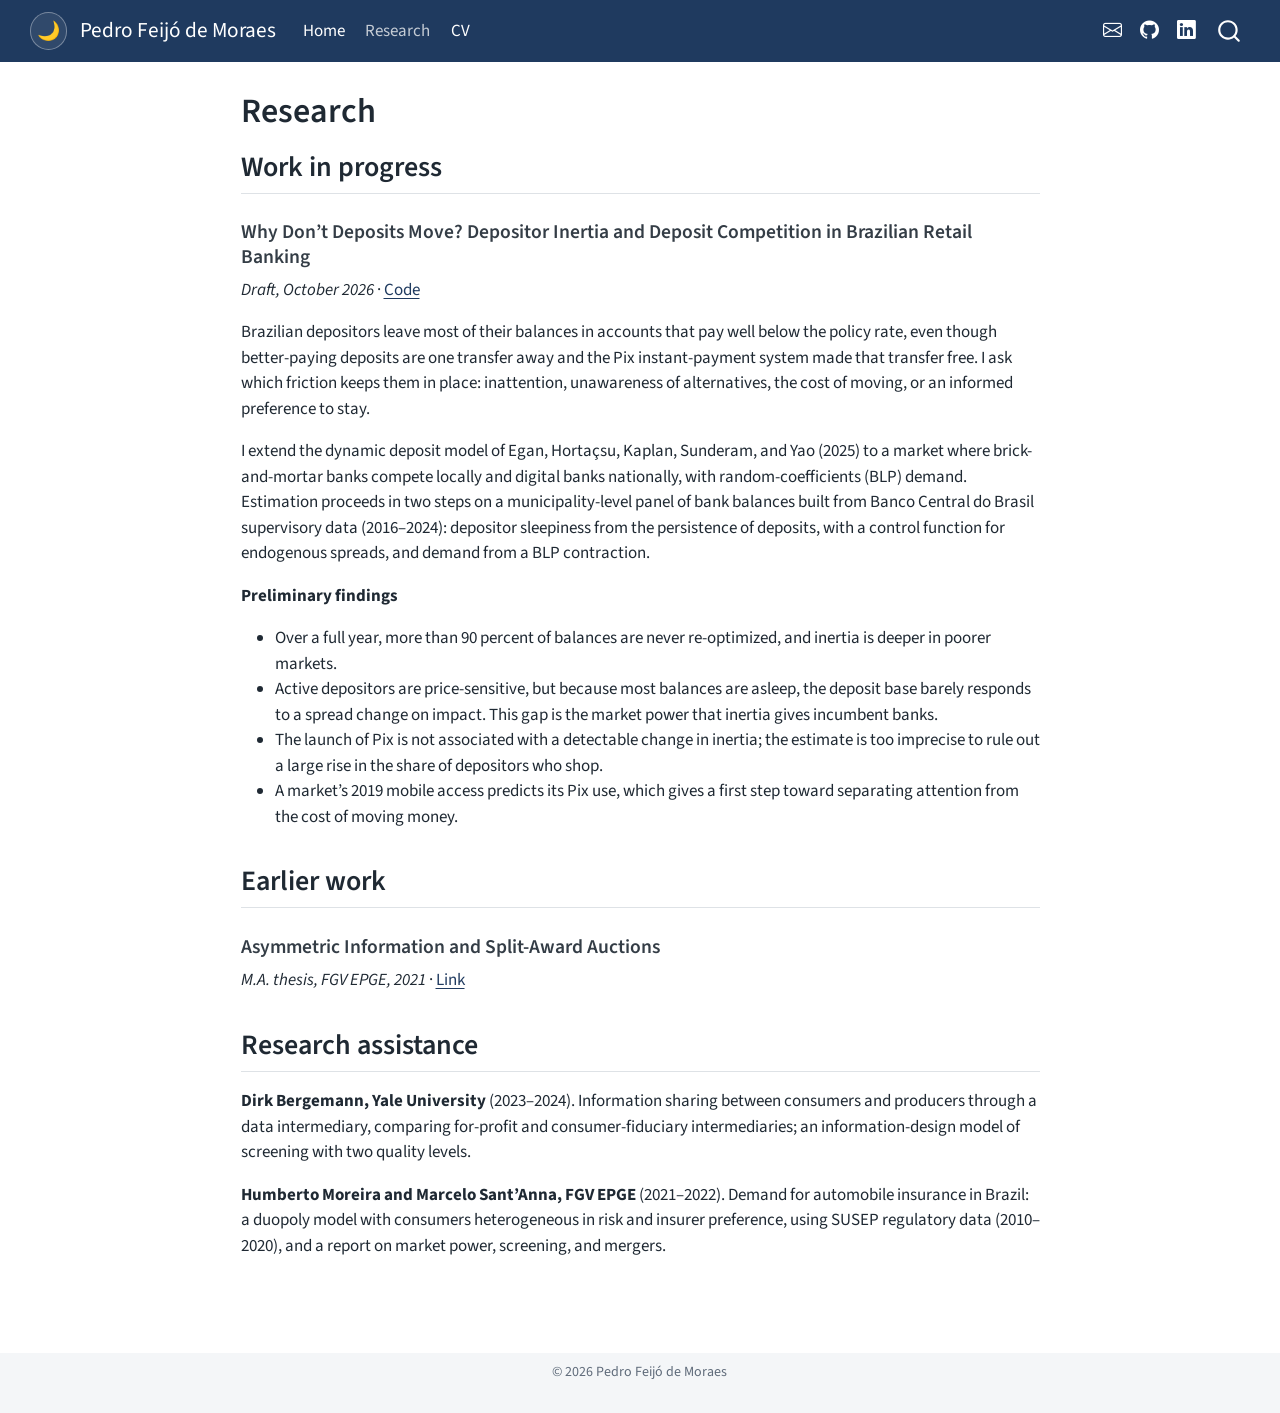
<file: docs/research.html>
<!DOCTYPE html>
<html xmlns="http://www.w3.org/1999/xhtml" lang="en" xml:lang="en"><head>

<meta charset="utf-8">
<meta name="generator" content="quarto-1.10.19">

<meta name="viewport" content="width=device-width, initial-scale=1.0, user-scalable=yes">


<title>Research – Pedro Feijó de Moraes</title>
<style>
/* Default styles provided by pandoc.
** See https://pandoc.org/MANUAL.html#variables-for-html for config info.
*/
span.smallcaps{font-variant: small-caps;}
div.columns{display: flex; gap: 1.5em;}
div.column{flex: auto;}
@media screen {
div.columns{gap: min(4vw, 1.5em);}
div.column{overflow-x: auto;}
}
div.hanging-indent{margin-left: 1.5em; text-indent: -1.5em;}
ul.task-list{list-style: none;}
ul.task-list li input[type="checkbox"] {
  width: 0.8em;
  margin: 0 0.8em 0.2em -1em; /* quarto-specific, see https://github.com/quarto-dev/quarto-cli/issues/4556 */ 
  vertical-align: middle;
}
</style>


<script src="site_libs/quarto-nav/quarto-nav.js"></script>
<script src="site_libs/quarto-nav/headroom.min.js"></script>
<script src="site_libs/clipboard/clipboard.min.js"></script>
<script src="site_libs/quarto-search/autocomplete.umd.js"></script>
<script src="site_libs/quarto-search/fuse.min.js"></script>
<script src="site_libs/quarto-search/quarto-search.js"></script>
<meta name="quarto:offset" content="./">
<script src="site_libs/quarto-html/quarto.js" type="module"></script>
<script src="site_libs/quarto-html/tabsets/tabsets.js" type="module"></script>
<script src="site_libs/quarto-html/popper.min.js"></script>
<script src="site_libs/quarto-html/tippy.umd.min.js"></script>
<script src="site_libs/quarto-html/anchor.min.js"></script>
<link href="site_libs/quarto-html/tippy.css" rel="stylesheet">
<link href="site_libs/quarto-html/quarto-syntax-highlighting-bf27225e3a48a9273f3daa8f8e829971.css" rel="stylesheet" class="quarto-color-scheme" id="quarto-text-highlighting-styles">
<link href="site_libs/quarto-html/quarto-syntax-highlighting-dark-b626d73c4c936ccc3cb08be7d45d1df6.css" rel="stylesheet" class="quarto-color-scheme quarto-color-alternate" id="quarto-text-highlighting-styles">
<link href="site_libs/quarto-html/quarto-syntax-highlighting-bf27225e3a48a9273f3daa8f8e829971.css" rel="stylesheet" class="quarto-color-scheme-extra" id="quarto-text-highlighting-styles">
<script src="site_libs/bootstrap/bootstrap.min.js"></script>
<link href="site_libs/bootstrap/bootstrap-icons.css" rel="stylesheet">
<link href="site_libs/bootstrap/bootstrap-3807ac1001681c2d82d5c0e9f67bdc67.min.css" rel="stylesheet" append-hash="true" class="quarto-color-scheme" id="quarto-bootstrap" data-mode="light">
<link href="site_libs/bootstrap/bootstrap-dark-e2264db2a15d56cf4377d426c6106c32.min.css" rel="stylesheet" append-hash="true" class="quarto-color-scheme quarto-color-alternate" id="quarto-bootstrap" data-mode="dark">
<link href="site_libs/bootstrap/bootstrap-3807ac1001681c2d82d5c0e9f67bdc67.min.css" rel="stylesheet" append-hash="true" class="quarto-color-scheme-extra" id="quarto-bootstrap" data-mode="light">
<script id="quarto-search-options" type="application/json">{
  "location": "navbar",
  "copy-button": false,
  "collapse-after": 3,
  "panel-placement": "end",
  "type": "overlay",
  "limit": 50,
  "keyboard-shortcut": [
    "f",
    "/",
    "s"
  ],
  "show-item-context": false,
  "language": {
    "search-no-results-text": "No results",
    "search-matching-documents-text": "matching documents",
    "search-copy-link-title": "Copy link to search",
    "search-hide-matches-text": "Hide additional matches",
    "search-more-match-text": "more match in this document",
    "search-more-matches-text": "more matches in this document",
    "search-clear-button-title": "Clear",
    "search-text-placeholder": "",
    "search-detached-cancel-button-title": "Cancel",
    "search-submit-button-title": "Submit",
    "search-label": "Search"
  }
}</script>
<style>html{ scroll-behavior: smooth; }</style>


<link rel="stylesheet" href="styles.css">
</head>

<body class="nav-fixed fullcontent quarto-light"><script id="quarto-html-before-body" type="application/javascript">
    const toggleBodyColorMode = (bsSheetEl) => {
      const mode = bsSheetEl.getAttribute("data-mode");
      const bodyEl = window.document.querySelector("body");
      if (mode === "dark") {
        bodyEl.classList.add("quarto-dark");
        bodyEl.classList.remove("quarto-light");
      } else {
        bodyEl.classList.add("quarto-light");
        bodyEl.classList.remove("quarto-dark");
      }
    }
    const toggleBodyColorPrimary = () => {
      const bsSheetEl = window.document.querySelector("link#quarto-bootstrap:not([rel=disabled-stylesheet])");
      if (bsSheetEl) {
        toggleBodyColorMode(bsSheetEl);
      }
    }
    const setColorSchemeToggle = (alternate) => {
      const toggles = window.document.querySelectorAll('.quarto-color-scheme-toggle');
      for (let i=0; i < toggles.length; i++) {
        const toggle = toggles[i];
        if (toggle) {
          if (alternate) {
            toggle.classList.add("alternate");
          } else {
            toggle.classList.remove("alternate");
          }
        }
      }
    };
    const toggleColorMode = (alternate) => {
      // Switch the stylesheets
      const primaryStylesheets = window.document.querySelectorAll('link.quarto-color-scheme:not(.quarto-color-alternate)');
      const alternateStylesheets = window.document.querySelectorAll('link.quarto-color-scheme.quarto-color-alternate');
      manageTransitions('#quarto-margin-sidebar .nav-link', false);
      if (alternate) {
        // note: dark is layered on light, we don't disable primary!
        enableStylesheet(alternateStylesheets);
        for (const sheetNode of alternateStylesheets) {
          if (sheetNode.id === "quarto-bootstrap") {
            toggleBodyColorMode(sheetNode);
          }
        }
      } else {
        disableStylesheet(alternateStylesheets);
        enableStylesheet(primaryStylesheets)
        toggleBodyColorPrimary();
      }
      manageTransitions('#quarto-margin-sidebar .nav-link', true);
      // Switch the toggles
      setColorSchemeToggle(alternate)
      // Hack to workaround the fact that safari doesn't
      // properly recolor the scrollbar when toggling (#1455)
      if (navigator.userAgent.indexOf('Safari') > 0 && navigator.userAgent.indexOf('Chrome') == -1) {
        manageTransitions("body", false);
        window.scrollTo(0, 1);
        setTimeout(() => {
          window.scrollTo(0, 0);
          manageTransitions("body", true);
        }, 40);
      }
    }
    const disableStylesheet = (stylesheets) => {
      for (let i=0; i < stylesheets.length; i++) {
        const stylesheet = stylesheets[i];
        stylesheet.rel = 'disabled-stylesheet';
      }
    }
    const enableStylesheet = (stylesheets) => {
      for (let i=0; i < stylesheets.length; i++) {
        const stylesheet = stylesheets[i];
        if(stylesheet.rel !== 'stylesheet') { // for Chrome, which will still FOUC without this check
          stylesheet.rel = 'stylesheet';
        }
      }
    }
    const manageTransitions = (selector, allowTransitions) => {
      const els = window.document.querySelectorAll(selector);
      for (let i=0; i < els.length; i++) {
        const el = els[i];
        if (allowTransitions) {
          el.classList.remove('notransition');
        } else {
          el.classList.add('notransition');
        }
      }
    }
    const isFileUrl = () => {
      return window.location.protocol === 'file:';
    }
    const hasAlternateSentinel = () => {
      let styleSentinel = getColorSchemeSentinel();
      if (styleSentinel !== null) {
        return styleSentinel === "alternate";
      } else {
        return false;
      }
    }
    const setStyleSentinel = (alternate) => {
      const value = alternate ? "alternate" : "default";
      if (!isFileUrl()) {
        window.localStorage.setItem("quarto-color-scheme", value);
      } else {
        localAlternateSentinel = value;
      }
    }
    const getColorSchemeSentinel = () => {
      if (!isFileUrl()) {
        const storageValue = window.localStorage.getItem("quarto-color-scheme");
        return storageValue != null ? storageValue : localAlternateSentinel;
      } else {
        return localAlternateSentinel;
      }
    }
    const toggleGiscusIfUsed = (isAlternate, darkModeDefault) => {
      const baseTheme = document.querySelector('#giscus-base-theme')?.value ?? 'light';
      const alternateTheme = document.querySelector('#giscus-alt-theme')?.value ?? 'dark';
      let newTheme = '';
      if(authorPrefersDark) {
        newTheme = isAlternate ? baseTheme : alternateTheme;
      } else {
        newTheme = isAlternate ? alternateTheme : baseTheme;
      }
      const changeGiscusTheme = () => {
        // From: https://github.com/giscus/giscus/issues/336
        const sendMessage = (message) => {
          const iframe = document.querySelector('iframe.giscus-frame');
          if (!iframe) return;
          iframe.contentWindow.postMessage({ giscus: message }, 'https://giscus.app');
        }
        sendMessage({
          setConfig: {
            theme: newTheme
          }
        });
      }
      const isGiscussLoaded = window.document.querySelector('iframe.giscus-frame') !== null;
      if (isGiscussLoaded) {
        changeGiscusTheme();
      }
    };
    const authorPrefersDark = false;
    const darkModeDefault = authorPrefersDark;
      document.querySelector('link#quarto-text-highlighting-styles.quarto-color-scheme-extra').rel = 'disabled-stylesheet';
      document.querySelector('link#quarto-bootstrap.quarto-color-scheme-extra').rel = 'disabled-stylesheet';
    let localAlternateSentinel = darkModeDefault ? 'alternate' : 'default';
    // Dark / light mode switch
    window.quartoToggleColorScheme = () => {
      // Read the current dark / light value
      let toAlternate = !hasAlternateSentinel();
      toggleColorMode(toAlternate);
      setStyleSentinel(toAlternate);
      toggleGiscusIfUsed(toAlternate, darkModeDefault);
      window.dispatchEvent(new Event('resize'));
    };
    // Switch to dark mode if need be
    if (hasAlternateSentinel()) {
      toggleColorMode(true);
    } else {
      toggleColorMode(false);
    }
  </script>

<div id="quarto-search-results"></div>
  <header id="quarto-header" class="headroom fixed-top">
    <nav class="navbar navbar-expand-lg " data-bs-theme="dark">
      <div class="navbar-container container-fluid">
      <div class="navbar-brand-container mx-auto">
    <a class="navbar-brand" href="./index.html">
    <span class="navbar-title">Pedro Feijó de Moraes</span>
    </a>
  </div>
            <div id="quarto-search" class="" title="Search"></div>
          <button class="navbar-toggler" type="button" data-bs-toggle="collapse" data-bs-target="#navbarCollapse" aria-controls="navbarCollapse" role="menu" aria-expanded="false" aria-label="Toggle navigation" onclick="if (window.quartoToggleHeadroom) { window.quartoToggleHeadroom(); }">
  <span class="navbar-toggler-icon"></span>
</button>
          <div class="collapse navbar-collapse" id="navbarCollapse">
            <ul class="navbar-nav navbar-nav-scroll me-auto">
  <li class="nav-item">
    <a class="nav-link" href="./index.html"> 
<span class="menu-text">Home</span></a>
  </li>  
  <li class="nav-item">
    <a class="nav-link active" href="./research.html" aria-current="page"> 
<span class="menu-text">Research</span></a>
  </li>  
  <li class="nav-item">
    <a class="nav-link" href="./cv.html"> 
<span class="menu-text">CV</span></a>
  </li>  
</ul>
            <ul class="navbar-nav navbar-nav-scroll ms-auto">
  <li class="nav-item compact">
    <a class="nav-link" href="mailto:pedro.feijodemoraes@yale.edu"> <i class="bi bi-envelope" role="img" aria-label="Email">
</i> 
<span class="menu-text"></span></a>
  </li>  
  <li class="nav-item compact">
    <a class="nav-link" href="https://github.com/PFeijodeMoraes23"> <i class="bi bi-github" role="img" aria-label="GitHub">
</i> 
<span class="menu-text"></span></a>
  </li>  
  <li class="nav-item compact">
    <a class="nav-link" href="https://bit.ly/3qxJaco"> <i class="bi bi-linkedin" role="img" aria-label="LinkedIn">
</i> 
<span class="menu-text"></span></a>
  </li>  
</ul>
          </div> <!-- /navcollapse -->
            <div class="quarto-navbar-tools">
  <a href="" class="quarto-color-scheme-toggle quarto-navigation-tool  px-1" onclick="window.quartoToggleColorScheme(); return false;" title="Toggle dark mode"><i class="bi"></i></a>
</div>
      </div> <!-- /container-fluid -->
    </nav>
</header>
<!-- content -->
<div id="quarto-content" class="quarto-container page-columns page-rows-contents page-layout-article page-navbar">
<!-- sidebar -->
<!-- margin-sidebar -->
    
<!-- main -->
<main class="content" id="quarto-document-content">


<header id="title-block-header" class="quarto-title-block default">
<div class="quarto-title">
<h1 class="title">Research</h1>
</div>



<div class="quarto-title-meta">

    
  
    
  </div>
  


</header>


<section id="work-in-progress" class="level2">
<h2 class="anchored" data-anchor-id="work-in-progress">Work in progress</h2>
<section id="why-dont-deposits-move-depositor-inertia-and-deposit-competition-in-brazilian-retail-banking" class="level3">
<h3 class="anchored" data-anchor-id="why-dont-deposits-move-depositor-inertia-and-deposit-competition-in-brazilian-retail-banking">Why Don’t Deposits Move? Depositor Inertia and Deposit Competition in Brazilian Retail Banking</h3>
<p><em>Draft, October 2026</em> · <a href="https://github.com/PFeijodeMoraes23/Deposit_Competition_Code">Code</a></p>
<p>Brazilian depositors leave most of their balances in accounts that pay well below the policy rate, even though better-paying deposits are one transfer away and the Pix instant-payment system made that transfer free. I ask which friction keeps them in place: inattention, unawareness of alternatives, the cost of moving, or an informed preference to stay.</p>
<p>I extend the dynamic deposit model of Egan, Hortaçsu, Kaplan, Sunderam, and Yao (2025) to a market where brick-and-mortar banks compete locally and digital banks nationally, with random-coefficients (BLP) demand. Estimation proceeds in two steps on a municipality-level panel of bank balances built from Banco Central do Brasil supervisory data (2016–2024): depositor sleepiness from the persistence of deposits, with a control function for endogenous spreads, and demand from a BLP contraction.</p>
<p><strong>Preliminary findings</strong></p>
<ul>
<li>Over a full year, more than 90 percent of balances are never re-optimized, and inertia is deeper in poorer markets.</li>
<li>Active depositors are price-sensitive, but because most balances are asleep, the deposit base barely responds to a spread change on impact. This gap is the market power that inertia gives incumbent banks.</li>
<li>The launch of Pix is not associated with a detectable change in inertia; the estimate is too imprecise to rule out a large rise in the share of depositors who shop.</li>
<li>A market’s 2019 mobile access predicts its Pix use, which gives a first step toward separating attention from the cost of moving money.</li>
</ul>
</section>
</section>
<section id="earlier-work" class="level2">
<h2 class="anchored" data-anchor-id="earlier-work">Earlier work</h2>
<section id="asymmetric-information-and-split-award-auctions" class="level3">
<h3 class="anchored" data-anchor-id="asymmetric-information-and-split-award-auctions">Asymmetric Information and Split-Award Auctions</h3>
<p><em>M.A.&nbsp;thesis, FGV EPGE, 2021</em> · <a href="https://hdl.handle.net/10438/30694">Link</a></p>
</section>
</section>
<section id="research-assistance" class="level2">
<h2 class="anchored" data-anchor-id="research-assistance">Research assistance</h2>
<p><strong>Dirk Bergemann, Yale University</strong> (2023–2024). Information sharing between consumers and producers through a data intermediary, comparing for-profit and consumer-fiduciary intermediaries; an information-design model of screening with two quality levels.</p>
<p><strong>Humberto Moreira and Marcelo Sant’Anna, FGV EPGE</strong> (2021–2022). Demand for automobile insurance in Brazil: a duopoly model with consumers heterogeneous in risk and insurer preference, using SUSEP regulatory data (2010–2020), and a report on market power, screening, and mergers.</p>


</section>

</main> <!-- /main -->
<!-- ============================================================
  theme-toggle.html  –  Moon/sun button for light/dark mode
  Included after the body by _quarto.yml. Quarto still handles the
  switch itself (and remembers the choice); this only replaces its
  navbar icon with a round button at the top left showing 🌙 in
  light mode and ☀️ in dark mode. The default icon is hidden in
  styles.css.
  ============================================================ -->
<script>
(function () {
  function isDark() { return document.body.classList.contains("quarto-dark"); }
  function paint(btn) {
    btn.textContent = isDark() ? "☀️" : "🌙";
    btn.setAttribute("aria-label", isDark() ? "Switch to light mode" : "Switch to dark mode");
    btn.title = btn.getAttribute("aria-label");
  }
  function init() {
    var quartoToggle = document.querySelector("a.quarto-color-scheme-toggle");
    var navbar = document.querySelector("#quarto-header nav .navbar-container")
              || document.querySelector("nav.navbar .container-fluid");
    if (!quartoToggle || !navbar) { return; }
    var btn = document.createElement("button");
    btn.id = "pfm-theme-toggle";
    btn.type = "button";
    btn.className = "pfm-theme-toggle";
    paint(btn);
    btn.addEventListener("click", function () {
      quartoToggle.click();            // Quarto swaps the stylesheets
      setTimeout(function () { paint(btn); }, 50);
    });
    navbar.insertBefore(btn, navbar.firstChild);
  }
  if (document.readyState === "loading") {
    document.addEventListener("DOMContentLoaded", init);
  } else { init(); }
})();
</script>
<script id="quarto-html-after-body" type="application/javascript">
  window.document.addEventListener("DOMContentLoaded", function (event) {
    // Ensure there is a toggle, if there isn't float one in the top right
    if (window.document.querySelector('.quarto-color-scheme-toggle') === null) {
      const a = window.document.createElement('a');
      a.classList.add('top-right');
      a.classList.add('quarto-color-scheme-toggle');
      a.href = "";
      a.onclick = function() { try { window.quartoToggleColorScheme(); } catch {} return false; };
      const i = window.document.createElement("i");
      i.classList.add('bi');
      a.appendChild(i);
      window.document.body.appendChild(a);
    }
    setColorSchemeToggle(hasAlternateSentinel())
    const icon = "";
    const anchorJS = new window.AnchorJS();
    anchorJS.options = {
      placement: 'right',
      icon: icon
    };
    anchorJS.add('.anchored');
    const isCodeAnnotation = (el) => {
      for (const clz of el.classList) {
        if (clz.startsWith('code-annotation-')) {                     
          return true;
        }
      }
      return false;
    }
    const onCopySuccess = function(e) {
      // button target
      const button = e.trigger;
      // don't keep focus
      button.blur();
      // flash "checked"
      button.classList.add('code-copy-button-checked');
      var currentTitle = button.getAttribute("title");
      button.setAttribute("title", "Copied!");
      let tooltip;
      if (window.bootstrap) {
        button.setAttribute("data-bs-toggle", "tooltip");
        button.setAttribute("data-bs-placement", "left");
        button.setAttribute("data-bs-title", "Copied!");
        tooltip = new bootstrap.Tooltip(button, 
          { trigger: "manual", 
            customClass: "code-copy-button-tooltip",
            offset: [0, -8]});
        tooltip.show();    
      }
      setTimeout(function() {
        if (tooltip) {
          tooltip.hide();
          button.removeAttribute("data-bs-title");
          button.removeAttribute("data-bs-toggle");
          button.removeAttribute("data-bs-placement");
        }
        button.setAttribute("title", currentTitle);
        button.classList.remove('code-copy-button-checked');
      }, 1000);
      // clear code selection
      e.clearSelection();
    }
    const getTextToCopy = function(trigger) {
      const outerScaffold = trigger.parentElement.cloneNode(true);
      const codeEl = outerScaffold.querySelector('code');
      for (const childEl of codeEl.children) {
        if (isCodeAnnotation(childEl)) {
          childEl.remove();
        }
      }
      return codeEl.innerText;
    }
    const clipboard = new window.ClipboardJS('.code-copy-button:not([data-in-quarto-modal])', {
      text: getTextToCopy
    });
    clipboard.on('success', onCopySuccess);
    if (window.document.getElementById('quarto-embedded-source-code-modal')) {
      const clipboardModal = new window.ClipboardJS('.code-copy-button[data-in-quarto-modal]', {
        text: getTextToCopy,
        container: window.document.getElementById('quarto-embedded-source-code-modal')
      });
      clipboardModal.on('success', onCopySuccess);
    }
      var localhostRegex = new RegExp(/^(?:http|https):\/\/localhost\:?[0-9]*\//);
      var mailtoRegex = new RegExp(/^mailto:/);
        var filterRegex = new RegExp("https:\/\/pfeijodemoraes23\.github\.io");
      var isInternal = (href) => {
          return filterRegex.test(href) || localhostRegex.test(href) || mailtoRegex.test(href);
      }
      // Inspect non-navigation links and adorn them if external
     var links = window.document.querySelectorAll('a[href]:not(.nav-link):not(.navbar-brand):not(.toc-action):not(.sidebar-link):not(.sidebar-item-toggle):not(.pagination-link):not(.no-external):not([aria-hidden]):not(.dropdown-item):not(.quarto-navigation-tool):not(.about-link)');
      for (var i=0; i<links.length; i++) {
        const link = links[i];
        if (!isInternal(link.href)) {
          // undo the damage that might have been done by quarto-nav.js in the case of
          // links that we want to consider external
          if (link.dataset.originalHref !== undefined) {
            link.href = link.dataset.originalHref;
          }
        }
      }
    function tippyHover(el, contentFn, onTriggerFn, onUntriggerFn) {
      const config = {
        allowHTML: true,
        maxWidth: 500,
        delay: 100,
        arrow: false,
        appendTo: function(el) {
            return el.parentElement;
        },
        interactive: true,
        interactiveBorder: 10,
        theme: 'quarto',
        placement: 'bottom-start',
      };
      if (contentFn) {
        config.content = contentFn;
      }
      if (onTriggerFn) {
        config.onTrigger = onTriggerFn;
      }
      if (onUntriggerFn) {
        config.onUntrigger = onUntriggerFn;
      }
      window.tippy(el, config); 
    }
    const noterefs = window.document.querySelectorAll('a[role="doc-noteref"]');
    for (var i=0; i<noterefs.length; i++) {
      const ref = noterefs[i];
      tippyHover(ref, function() {
        // use id or data attribute instead here
        let href = ref.getAttribute('data-footnote-href') || ref.getAttribute('href');
        try { href = new URL(href).hash; } catch {}
        const id = href.replace(/^#\/?/, "");
        const note = window.document.getElementById(id);
        if (note) {
          return note.innerHTML;
        } else {
          return "";
        }
      });
    }
    const xrefs = window.document.querySelectorAll('a.quarto-xref');
    const processXRef = (id, note) => {
      // Strip column container classes
      const stripColumnClz = (el) => {
        el.classList.remove("page-full", "page-columns");
        if (el.children) {
          for (const child of el.children) {
            stripColumnClz(child);
          }
        }
      }
      stripColumnClz(note)
      if (id === null || id.startsWith('sec-')) {
        // Special case sections, only their first couple elements
        const container = document.createElement("div");
        if (note.children && note.children.length > 2) {
          container.appendChild(note.children[0].cloneNode(true));
          for (let i = 1; i < note.children.length; i++) {
            const child = note.children[i];
            if (child.tagName === "P" && child.innerText === "") {
              continue;
            } else {
              container.appendChild(child.cloneNode(true));
              break;
            }
          }
          if (window.Quarto?.typesetMath) {
            window.Quarto.typesetMath(container);
          }
          return container.innerHTML
        } else {
          if (window.Quarto?.typesetMath) {
            window.Quarto.typesetMath(note);
          }
          return note.innerHTML;
        }
      } else {
        // Remove any anchor links if they are present
        const anchorLink = note.querySelector('a.anchorjs-link');
        if (anchorLink) {
          anchorLink.remove();
        }
        if (window.Quarto?.typesetMath) {
          window.Quarto.typesetMath(note);
        }
        if (note.classList.contains("callout")) {
          return note.outerHTML;
        } else {
          return note.innerHTML;
        }
      }
    }
    for (var i=0; i<xrefs.length; i++) {
      const xref = xrefs[i];
      tippyHover(xref, undefined, function(instance) {
        instance.disable();
        let url = xref.getAttribute('href');
        let hash = undefined; 
        if (url.startsWith('#')) {
          hash = url;
        } else {
          try { hash = new URL(url).hash; } catch {}
        }
        if (hash) {
          const id = hash.replace(/^#\/?/, "");
          const note = window.document.getElementById(id);
          if (note !== null) {
            try {
              const html = processXRef(id, note.cloneNode(true));
              instance.setContent(html);
            } finally {
              instance.enable();
              instance.show();
            }
          } else {
            // See if we can fetch this
            fetch(url.split('#')[0])
            .then(res => res.text())
            .then(html => {
              const parser = new DOMParser();
              const htmlDoc = parser.parseFromString(html, "text/html");
              const note = htmlDoc.getElementById(id);
              if (note !== null) {
                const html = processXRef(id, note);
                instance.setContent(html);
              } 
            }).finally(() => {
              instance.enable();
              instance.show();
            });
          }
        } else {
          // See if we can fetch a full url (with no hash to target)
          // This is a special case and we should probably do some content thinning / targeting
          fetch(url)
          .then(res => res.text())
          .then(html => {
            const parser = new DOMParser();
            const htmlDoc = parser.parseFromString(html, "text/html");
            const note = htmlDoc.querySelector('main.content');
            if (note !== null) {
              // This should only happen for chapter cross references
              // (since there is no id in the URL)
              // remove the first header
              if (note.children.length > 0 && note.children[0].tagName === "HEADER") {
                note.children[0].remove();
              }
              const html = processXRef(null, note);
              instance.setContent(html);
            } 
          }).finally(() => {
            instance.enable();
            instance.show();
          });
        }
      }, function(instance) {
      });
    }
        let selectedAnnoteEl;
        const selectorForAnnotation = ( cell, annotation) => {
          let cellAttr = 'data-code-cell="' + cell + '"';
          let lineAttr = 'data-code-annotation="' +  annotation + '"';
          const selector = 'span[' + cellAttr + '][' + lineAttr + ']';
          return selector;
        }
        const selectCodeLines = (annoteEl) => {
          const doc = window.document;
          const targetCell = annoteEl.getAttribute("data-target-cell");
          const targetAnnotation = annoteEl.getAttribute("data-target-annotation");
          const annoteSpan = window.document.querySelector(selectorForAnnotation(targetCell, targetAnnotation));
          const lines = annoteSpan.getAttribute("data-code-lines").split(",");
          const lineIds = lines.map((line) => {
            return targetCell + "-" + line;
          })
          let top = null;
          let height = null;
          let parent = null;
          if (lineIds.length > 0) {
              //compute the position of the single el (top and bottom and make a div)
              const el = window.document.getElementById(lineIds[0]);
              top = el.offsetTop;
              height = el.offsetHeight;
              parent = el.parentElement.parentElement;
            if (lineIds.length > 1) {
              const lastEl = window.document.getElementById(lineIds[lineIds.length - 1]);
              const bottom = lastEl.offsetTop + lastEl.offsetHeight;
              height = bottom - top;
            }
            if (top !== null && height !== null && parent !== null) {
              // cook up a div (if necessary) and position it 
              let div = window.document.getElementById("code-annotation-line-highlight");
              if (div === null) {
                div = window.document.createElement("div");
                div.setAttribute("id", "code-annotation-line-highlight");
                div.style.position = 'absolute';
                parent.appendChild(div);
              }
              div.style.top = top - 2 + "px";
              div.style.height = height + 4 + "px";
              div.style.left = 0;
              let gutterDiv = window.document.getElementById("code-annotation-line-highlight-gutter");
              if (gutterDiv === null) {
                gutterDiv = window.document.createElement("div");
                gutterDiv.setAttribute("id", "code-annotation-line-highlight-gutter");
                gutterDiv.style.position = 'absolute';
                const codeCell = window.document.getElementById(targetCell);
                const gutter = codeCell.querySelector('.code-annotation-gutter');
                gutter.appendChild(gutterDiv);
              }
              gutterDiv.style.top = top - 2 + "px";
              gutterDiv.style.height = height + 4 + "px";
            }
            selectedAnnoteEl = annoteEl;
          }
        };
        const unselectCodeLines = () => {
          const elementsIds = ["code-annotation-line-highlight", "code-annotation-line-highlight-gutter"];
          elementsIds.forEach((elId) => {
            const div = window.document.getElementById(elId);
            if (div) {
              div.remove();
            }
          });
          selectedAnnoteEl = undefined;
        };
          // Handle positioning of the toggle
      window.addEventListener(
        "resize",
        throttle(() => {
          elRect = undefined;
          if (selectedAnnoteEl) {
            selectCodeLines(selectedAnnoteEl);
          }
        }, 10)
      );
      function throttle(fn, ms) {
      let throttle = false;
      let timer;
        return (...args) => {
          if(!throttle) { // first call gets through
              fn.apply(this, args);
              throttle = true;
          } else { // all the others get throttled
              if(timer) clearTimeout(timer); // cancel #2
              timer = setTimeout(() => {
                fn.apply(this, args);
                timer = throttle = false;
              }, ms);
          }
        };
      }
        // Attach click handler to the DT
        const annoteDls = window.document.querySelectorAll('dt[data-target-cell]');
        for (const annoteDlNode of annoteDls) {
          annoteDlNode.addEventListener('click', (event) => {
            const clickedEl = event.target;
            if (clickedEl !== selectedAnnoteEl) {
              unselectCodeLines();
              const activeEl = window.document.querySelector('dt[data-target-cell].code-annotation-active');
              if (activeEl) {
                activeEl.classList.remove('code-annotation-active');
              }
              selectCodeLines(clickedEl);
              clickedEl.classList.add('code-annotation-active');
            } else {
              // Unselect the line
              unselectCodeLines();
              clickedEl.classList.remove('code-annotation-active');
            }
          });
        }
    const findCites = (el) => {
      const parentEl = el.parentElement;
      if (parentEl) {
        const cites = parentEl.dataset.cites;
        if (cites) {
          return {
            el,
            cites: cites.split(' ')
          };
        } else {
          return findCites(el.parentElement)
        }
      } else {
        return undefined;
      }
    };
    var bibliorefs = window.document.querySelectorAll('a[role="doc-biblioref"]');
    for (var i=0; i<bibliorefs.length; i++) {
      const ref = bibliorefs[i];
      const citeInfo = findCites(ref);
      if (citeInfo) {
        tippyHover(citeInfo.el, function() {
          var popup = window.document.createElement('div');
          citeInfo.cites.forEach(function(cite) {
            var citeDiv = window.document.createElement('div');
            citeDiv.classList.add('hanging-indent');
            citeDiv.classList.add('csl-entry');
            var biblioDiv = window.document.getElementById('ref-' + cite);
            if (biblioDiv) {
              citeDiv.innerHTML = biblioDiv.innerHTML;
            }
            popup.appendChild(citeDiv);
          });
          return popup.innerHTML;
        });
      }
    }
  });
  </script>
</div> <!-- /content -->
<footer class="footer">
  <div class="nav-footer">
    <div class="nav-footer-left">
      &nbsp;
    </div>   
    <div class="nav-footer-center">
<p>© 2026 Pedro Feijó de Moraes</p>
</div>
    <div class="nav-footer-right">
      &nbsp;
    </div>
  </div>
</footer>




<script src="site_libs/quarto-html/zenscroll-min.js"></script>
</body></html>
</file>
<file: docs/site_libs/quarto-html/tippy.css>
.tippy-box[data-animation=fade][data-state=hidden]{opacity:0}[data-tippy-root]{max-width:calc(100vw - 10px)}.tippy-box{position:relative;background-color:#333;color:#fff;border-radius:4px;font-size:14px;line-height:1.4;white-space:normal;outline:0;transition-property:transform,visibility,opacity}.tippy-box[data-placement^=top]>.tippy-arrow{bottom:0}.tippy-box[data-placement^=top]>.tippy-arrow:before{bottom:-7px;left:0;border-width:8px 8px 0;border-top-color:initial;transform-origin:center top}.tippy-box[data-placement^=bottom]>.tippy-arrow{top:0}.tippy-box[data-placement^=bottom]>.tippy-arrow:before{top:-7px;left:0;border-width:0 8px 8px;border-bottom-color:initial;transform-origin:center bottom}.tippy-box[data-placement^=left]>.tippy-arrow{right:0}.tippy-box[data-placement^=left]>.tippy-arrow:before{border-width:8px 0 8px 8px;border-left-color:initial;right:-7px;transform-origin:center left}.tippy-box[data-placement^=right]>.tippy-arrow{left:0}.tippy-box[data-placement^=right]>.tippy-arrow:before{left:-7px;border-width:8px 8px 8px 0;border-right-color:initial;transform-origin:center right}.tippy-box[data-inertia][data-state=visible]{transition-timing-function:cubic-bezier(.54,1.5,.38,1.11)}.tippy-arrow{width:16px;height:16px;color:#333}.tippy-arrow:before{content:"";position:absolute;border-color:transparent;border-style:solid}.tippy-content{position:relative;padding:5px 9px;z-index:1}
</file>
<file: docs/site_libs/quarto-html/quarto-syntax-highlighting-bf27225e3a48a9273f3daa8f8e829971.css>
/* quarto syntax highlight colors */
:root {
  --quarto-hl-ot-color: #003B4F;
  --quarto-hl-at-color: #657422;
  --quarto-hl-ss-color: #20794D;
  --quarto-hl-an-color: #5E5E5E;
  --quarto-hl-fu-color: #4758AB;
  --quarto-hl-st-color: #20794D;
  --quarto-hl-cf-color: #003B4F;
  --quarto-hl-op-color: #5E5E5E;
  --quarto-hl-er-color: #AD0000;
  --quarto-hl-bn-color: #AD0000;
  --quarto-hl-al-color: #AD0000;
  --quarto-hl-va-color: #111111;
  --quarto-hl-bu-color: inherit;
  --quarto-hl-ex-color: inherit;
  --quarto-hl-pp-color: #AD0000;
  --quarto-hl-in-color: #5E5E5E;
  --quarto-hl-vs-color: #20794D;
  --quarto-hl-wa-color: #5E5E5E;
  --quarto-hl-do-color: #5E5E5E;
  --quarto-hl-im-color: #00769E;
  --quarto-hl-ch-color: #20794D;
  --quarto-hl-dt-color: #AD0000;
  --quarto-hl-fl-color: #AD0000;
  --quarto-hl-co-color: #5E5E5E;
  --quarto-hl-cv-color: #5E5E5E;
  --quarto-hl-cn-color: #8f5902;
  --quarto-hl-sc-color: #5E5E5E;
  --quarto-hl-dv-color: #AD0000;
  --quarto-hl-kw-color: #003B4F;
}

/* other quarto variables */
:root {
  --quarto-font-monospace: SFMono-Regular, Menlo, Monaco, Consolas, "Liberation Mono", "Courier New", monospace;
}

/* syntax highlight based on Pandoc's rules */
pre > code.sourceCode > span {
  color: #003B4F;
}

code.sourceCode > span {
  color: #003B4F;
}

div.sourceCode,
div.sourceCode pre.sourceCode {
  color: #003B4F;
}

/* Normal */
code span {
  color: #003B4F;
}

/* Alert */
code span.al {
  color: #AD0000;
  font-style: inherit;
}

/* Annotation */
code span.an {
  color: #5E5E5E;
  font-style: inherit;
}

/* Attribute */
code span.at {
  color: #657422;
  font-style: inherit;
}

/* BaseN */
code span.bn {
  color: #AD0000;
  font-style: inherit;
}

/* BuiltIn */
code span.bu {
  font-style: inherit;
}

/* ControlFlow */
code span.cf {
  color: #003B4F;
  font-weight: bold;
  font-style: inherit;
}

/* Char */
code span.ch {
  color: #20794D;
  font-style: inherit;
}

/* Constant */
code span.cn {
  color: #8f5902;
  font-style: inherit;
}

/* Comment */
code span.co {
  color: #5E5E5E;
  font-style: inherit;
}

/* CommentVar */
code span.cv {
  color: #5E5E5E;
  font-style: italic;
}

/* Documentation */
code span.do {
  color: #5E5E5E;
  font-style: italic;
}

/* DataType */
code span.dt {
  color: #AD0000;
  font-style: inherit;
}

/* DecVal */
code span.dv {
  color: #AD0000;
  font-style: inherit;
}

/* Error */
code span.er {
  color: #AD0000;
  font-style: inherit;
}

/* Extension */
code span.ex {
  font-style: inherit;
}

/* Float */
code span.fl {
  color: #AD0000;
  font-style: inherit;
}

/* Function */
code span.fu {
  color: #4758AB;
  font-style: inherit;
}

/* Import */
code span.im {
  color: #00769E;
  font-style: inherit;
}

/* Information */
code span.in {
  color: #5E5E5E;
  font-style: inherit;
}

/* Keyword */
code span.kw {
  color: #003B4F;
  font-weight: bold;
  font-style: inherit;
}

/* Operator */
code span.op {
  color: #5E5E5E;
  font-style: inherit;
}

/* Other */
code span.ot {
  color: #003B4F;
  font-style: inherit;
}

/* Preprocessor */
code span.pp {
  color: #AD0000;
  font-style: inherit;
}

/* SpecialChar */
code span.sc {
  color: #5E5E5E;
  font-style: inherit;
}

/* SpecialString */
code span.ss {
  color: #20794D;
  font-style: inherit;
}

/* String */
code span.st {
  color: #20794D;
  font-style: inherit;
}

/* Variable */
code span.va {
  color: #111111;
  font-style: inherit;
}

/* VerbatimString */
code span.vs {
  color: #20794D;
  font-style: inherit;
}

/* Warning */
code span.wa {
  color: #5E5E5E;
  font-style: italic;
}

.prevent-inlining {
  content: "</";
}

/*# sourceMappingURL=8be38f48d34c45af72792cbd699585e7.css.map */
</file>
<file: docs/site_libs/quarto-html/quarto-syntax-highlighting-dark-b626d73c4c936ccc3cb08be7d45d1df6.css>
/* quarto syntax highlight colors */
:root {
  --quarto-hl-al-color: #f07178;
  --quarto-hl-an-color: #d4d0ab;
  --quarto-hl-at-color: #00e0e0;
  --quarto-hl-bn-color: #d4d0ab;
  --quarto-hl-bu-color: #abe338;
  --quarto-hl-ch-color: #abe338;
  --quarto-hl-co-color: #f8f8f2;
  --quarto-hl-cv-color: #ffd700;
  --quarto-hl-cn-color: #ffd700;
  --quarto-hl-cf-color: #ffa07a;
  --quarto-hl-dt-color: #ffa07a;
  --quarto-hl-dv-color: #d4d0ab;
  --quarto-hl-do-color: #f8f8f2;
  --quarto-hl-er-color: #f07178;
  --quarto-hl-ex-color: #00e0e0;
  --quarto-hl-fl-color: #d4d0ab;
  --quarto-hl-fu-color: #ffa07a;
  --quarto-hl-im-color: #abe338;
  --quarto-hl-in-color: #d4d0ab;
  --quarto-hl-kw-color: #ffa07a;
  --quarto-hl-op-color: #ffa07a;
  --quarto-hl-ot-color: #00e0e0;
  --quarto-hl-pp-color: #dcc6e0;
  --quarto-hl-re-color: #00e0e0;
  --quarto-hl-sc-color: #abe338;
  --quarto-hl-ss-color: #abe338;
  --quarto-hl-st-color: #abe338;
  --quarto-hl-va-color: #00e0e0;
  --quarto-hl-vs-color: #abe338;
  --quarto-hl-wa-color: #dcc6e0;
}

/* other quarto variables */
:root {
  --quarto-font-monospace: SFMono-Regular, Menlo, Monaco, Consolas, "Liberation Mono", "Courier New", monospace;
}

/* syntax highlight based on Pandoc's rules */
pre > code.sourceCode > span {
  color: #f8f8f2;
}

code.sourceCode > span {
  color: #f8f8f2;
}

div.sourceCode,
div.sourceCode pre.sourceCode {
  color: #f8f8f2;
}

/* Normal */
code span {
  color: #f8f8f2;
}

/* Alert */
code span.al {
  color: #f07178;
}

/* Annotation */
code span.an {
  color: #d4d0ab;
}

/* Attribute */
code span.at {
  color: #00e0e0;
}

/* BaseN */
code span.bn {
  color: #d4d0ab;
}

/* BuiltIn */
code span.bu {
  color: #abe338;
}

/* ControlFlow */
code span.cf {
  font-weight: bold;
  color: #ffa07a;
}

/* Char */
code span.ch {
  color: #abe338;
}

/* Constant */
code span.cn {
  color: #ffd700;
}

/* Comment */
code span.co {
  font-style: italic;
  color: #f8f8f2;
}

/* CommentVar */
code span.cv {
  color: #ffd700;
}

/* Documentation */
code span.do {
  color: #f8f8f2;
}

/* DataType */
code span.dt {
  color: #ffa07a;
}

/* DecVal */
code span.dv {
  color: #d4d0ab;
}

/* Error */
code span.er {
  color: #f07178;
  text-decoration: underline;
}

/* Extension */
code span.ex {
  font-weight: bold;
  color: #00e0e0;
}

/* Float */
code span.fl {
  color: #d4d0ab;
}

/* Function */
code span.fu {
  color: #ffa07a;
}

/* Import */
code span.im {
  color: #abe338;
}

/* Information */
code span.in {
  color: #d4d0ab;
}

/* Keyword */
code span.kw {
  font-weight: bold;
  color: #ffa07a;
}

/* Operator */
code span.op {
  color: #ffa07a;
}

/* Other */
code span.ot {
  color: #00e0e0;
}

/* Preprocessor */
code span.pp {
  color: #dcc6e0;
}

/* RegionMarker */
code span.re {
  background-color: #f8f8f2;
  color: #00e0e0;
}

/* SpecialChar */
code span.sc {
  color: #abe338;
}

/* SpecialString */
code span.ss {
  color: #abe338;
}

/* String */
code span.st {
  color: #abe338;
}

/* Variable */
code span.va {
  color: #00e0e0;
}

/* VerbatimString */
code span.vs {
  color: #abe338;
}

/* Warning */
code span.wa {
  color: #dcc6e0;
}

.prevent-inlining {
  content: "</";
}

/*# sourceMappingURL=a269c63e8167c3ae395728e86feb0848.css.map */
</file>
<file: docs/styles.css>
/* ============================================================
   styles.css  –  Layout overrides; colors are in theme-light.scss / theme-dark.scss
   ============================================================ */

/* Readable line length */
main.content {
  max-width: 820px;
}

/* Tighter heading spacing on the research page */
h3 {
  margin-top: 1.6rem;
  font-size: 1.15rem;
}

/* Education table: no borders, right-aligned years */
table {
  border: none;
}
table td,
table th {
  border: none !important;
  padding: 0.15rem 0.5rem 0.15rem 0;
}

/* Light/dark toggle: hide Quarto's navbar icon, style the top-left button
   added by theme-toggle.html */
.quarto-color-scheme-toggle {
  display: none !important;
}
.pfm-theme-toggle {
  width: 2.2rem;
  height: 2.2rem;
  margin-right: 0.75rem;
  border: 1px solid rgba(255, 255, 255, 0.35);
  border-radius: 50%;
  background: rgba(255, 255, 255, 0.08);
  font-size: 1.1rem;
  line-height: 1;
  cursor: pointer;
  flex-shrink: 0;
}
.pfm-theme-toggle:hover {
  background: rgba(255, 255, 255, 0.2);
}

/* Embedded CV */
.cv-embed {
  width: 100%;
  height: 85vh;
  margin-top: 1rem;
  border: 1px solid #dee2e6;
}
</file>
